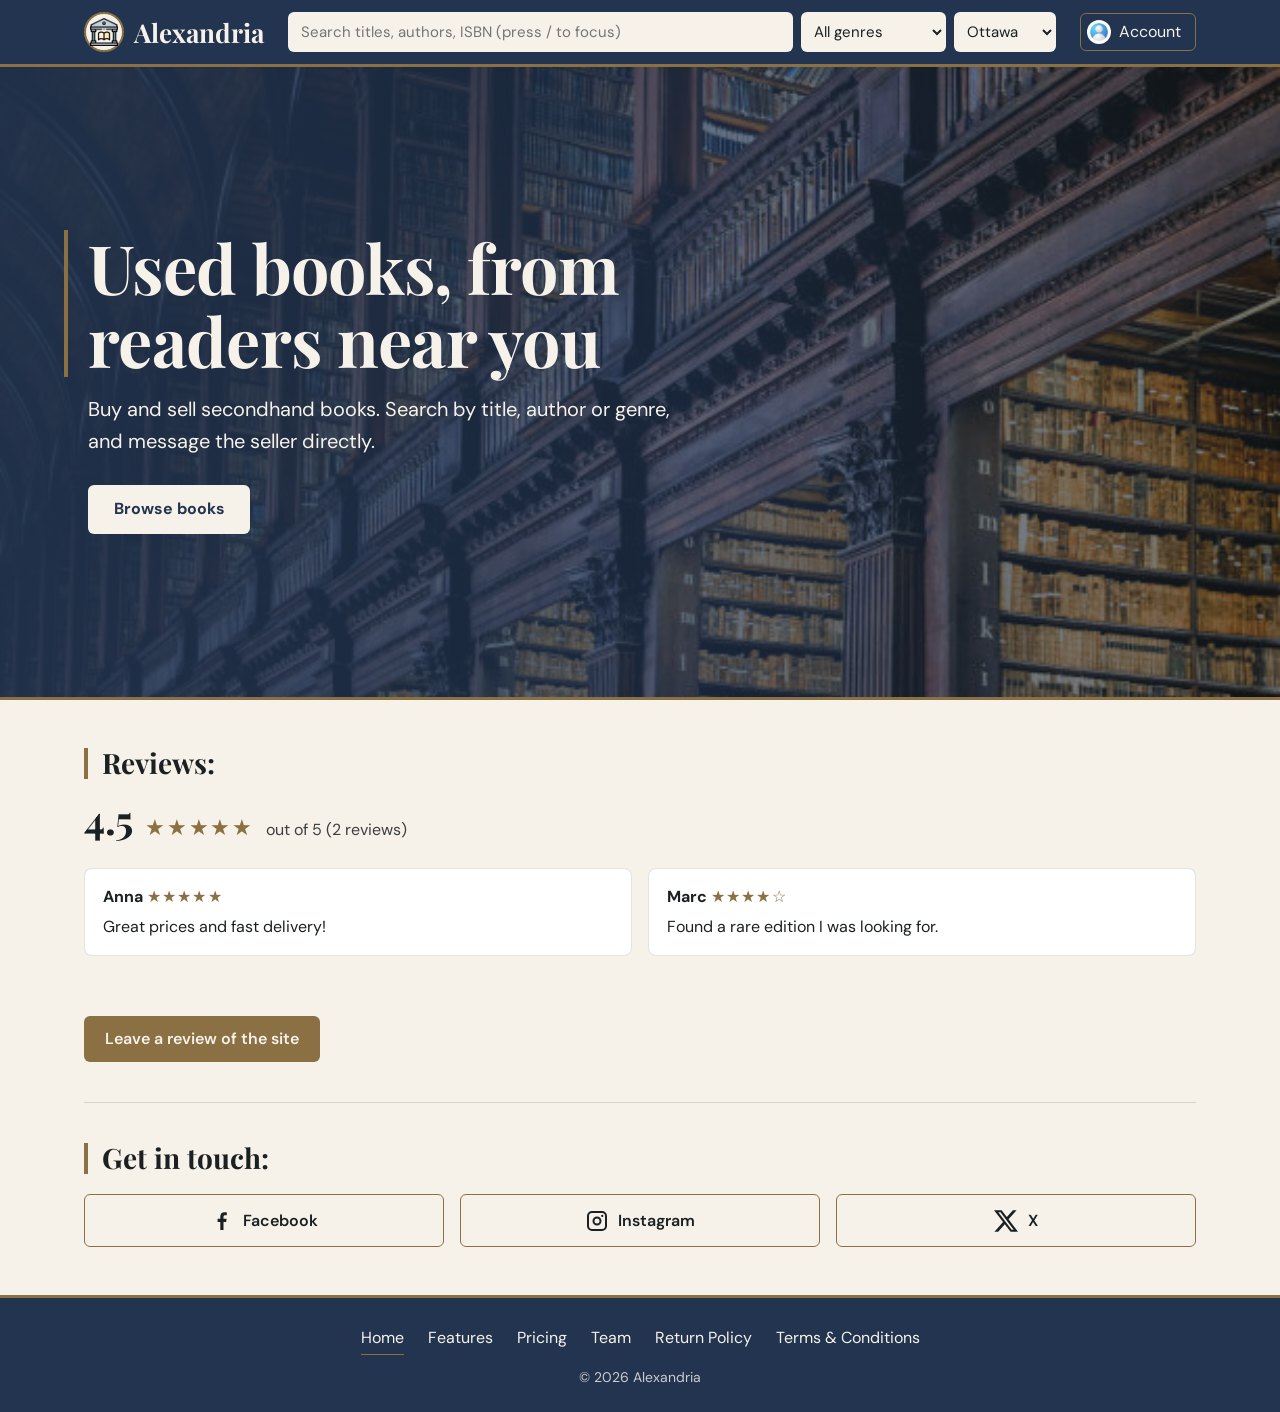
<file: index.html>
<!DOCTYPE html>
<html lang="en">
<head>
  <meta charset="utf-8">
  <meta name="viewport" content="width=device-width, initial-scale=1">
  <title>Alexandria - Used book marketplace</title>

  <link rel="stylesheet" href="shared.css">
  <style>
    :root {
      /* Palette from the Figma generator */
      --paper: #F6F2EA;
      --brass: #8A7042;
      --ink: #1B2122;
      --navy: #22344F;

      --serif: var(--font-heading);
      --sans: var(--font-body);
    }

    *, *::before, *::after { box-sizing: border-box; }

    html { scroll-behavior: smooth; }

    body {
      margin: 0;
      min-height: 100vh;
      display: flex;
      flex-direction: column;
      font-family: var(--sans);
      color: var(--ink);
      background: var(--paper);
      line-height: 1.5;
    }

    a { color: inherit; }

    /* Visible keyboard focus everywhere */
    :focus-visible {
      outline: 3px solid var(--brass);
      outline-offset: 2px;
    }
    .hero :focus-visible {
      outline-color: var(--paper);
    }

    .sr-only {
      position: absolute;
      width: 1px;
      height: 1px;
      margin: -1px;
      padding: 0;
      overflow: hidden;
      clip: rect(0, 0, 0, 0);
      white-space: nowrap;
      border: 0;
    }

    /* ---------- Hero ---------- */
    .hero {
      display: flex;
      align-items: center;
      min-height: clamp(26rem, 70vh, 40rem);
      padding: 3rem 1.25rem;
      color: var(--paper);
      /* Photo sits under a navy wash; navy shows if the image is missing */
      background:
        linear-gradient(90deg, rgba(34, 52, 79, 0.92) 0%, rgba(34, 52, 79, 0.7) 55%, rgba(27, 33, 34, 0.55) 100%),
        url("generic_library.jpg") center / cover no-repeat,
        var(--navy);
    }

    .hero__inner {
      width: 100%;
      max-width: 72rem;
      margin: 0 auto;
      animation: rise 0.7s ease-out both;
    }

    .hero h1 {
      max-width: 15ch;
      margin: 0 0 1rem;
      padding-left: 1.25rem;
      border-left: 4px solid var(--brass);
      font-family: var(--serif);
      font-size: clamp(2.25rem, 6vw, 4.25rem);
      font-weight: 700;
      line-height: 1.08;
      letter-spacing: -0.01em;
    }

    .hero p {
      max-width: 38rem;
      margin: 0 0 1.75rem;
      padding-left: calc(1.25rem + 4px);
      font-size: clamp(1.05rem, 2vw, 1.25rem);
      line-height: 1.6;
    }

    .hero .cta {
      display: inline-block;
      margin-left: calc(1.25rem + 4px);
      padding: 0.8rem 1.6rem;
      background: var(--paper);
      color: var(--navy);
      border-radius: 6px;
      font-weight: 700;
      text-decoration: none;
      transition: background 0.15s ease, color 0.15s ease;
    }
    .hero .cta:hover {
      background: var(--brass);
      color: var(--paper);
    }

    /* ---------- Footer ---------- */
    .site-footer {
      margin-top: auto;
      background: #F6F2EA;
      color: var(--ink);
      border-top: 3px solid var(--brass);
    }

    .footer__inner {
      max-width: 72rem;
      margin: 0 auto;
      padding: 3rem 1.25rem;
    }

    .footer__section + .footer__section {
      margin-top: 2.5rem;
      padding-top: 2.5rem;
      border-top: 1px solid rgba(27, 33, 34, 0.15);
    }

    .site-footer h2 {
      margin: 0 0 1.25rem;
      padding-left: 0.9rem;
      border-left: 4px solid var(--brass);
      font-family: var(--serif);
      font-size: 1.75rem;
      font-weight: 700;
      line-height: 1.1;
    }

    /* Stars and average */
    .stars { color: var(--brass); letter-spacing: 0.08em; }

    .rating-summary {
      display: flex;
      flex-wrap: wrap;
      align-items: baseline;
      gap: 0.5rem 0.75rem;
      margin: 0 0 1.5rem;
    }
    .rating-summary__number {
      font-family: var(--serif);
      font-size: 2.5rem;
      font-weight: 700;
      line-height: 1;
    }
    .rating-summary .stars { font-size: 1.4rem; }
    .rating-summary__text { opacity: 0.85; }

    /* Review cards */
    .review-list {
      display: grid;
      grid-template-columns: repeat(auto-fit, minmax(16rem, 1fr));
      gap: 1rem;
      align-items: start;
      margin: 0 0 1.5rem;
      padding: 0;
      list-style: none;
    }
    .review {
      padding: 1rem 1.1rem;
      background: #fff;
      border: 1px solid rgba(27, 33, 34, 0.12);
      border-radius: 8px;
      transition: border-color 0.15s ease, transform 0.15s ease;
    }
    .review:hover {
      border-color: var(--brass);
      transform: translateY(-2px);
    }
    .review p { margin: 0; }
    .review__head { margin-bottom: 0.35rem !important; }

    /* Long reviews are cut off after 3 lines, with a "See more" button */
    .review__text {
      display: -webkit-box;
      -webkit-box-orient: vertical;
      -webkit-line-clamp: 3;
      line-clamp: 3;
      overflow: hidden;
      overflow-wrap: anywhere;
    }
    .review.is-expanded .review__text {
      display: block;
      -webkit-line-clamp: unset;
      line-clamp: unset;
      overflow: visible;
    }
    .review__toggle {
      margin: 0.4rem 0 0;
      padding: 0;
      font: inherit;
      font-weight: 600;
      color: var(--brass);
      background: none;
      border: 0;
      text-decoration: underline;
      text-underline-offset: 3px;
      cursor: pointer;
    }
    .review__toggle:hover { color: var(--ink); }
    .review__toggle[hidden] { display: none; }

    .review-status {
      min-height: 1.5rem;
      margin: 0 0 0.75rem;
      color: var(--brass);
      font-weight: 600;
    }

    /* "Leave a review" button + form */
    .review-toggle summary {
      display: inline-block;
      padding: 0.7rem 1.3rem;
      background: var(--brass);
      color: var(--paper);
      border-radius: 6px;
      font-weight: 600;
      cursor: pointer;
      list-style: none;
      transition: background 0.15s ease;
    }
    .review-toggle summary::-webkit-details-marker { display: none; }
    .review-toggle summary:hover { background: #9d814b; }
    .review-toggle[open] summary { background: #9d814b; }

    .review-form {
      max-width: 34rem;
      margin-top: 1rem;
      padding: 1.25rem;
      background: #fff;
      color: var(--ink);
      border: 1px solid rgba(27, 33, 34, 0.12);
      border-radius: 8px;
      animation: rise 0.3s ease-out both;
    }
    .review-form :focus-visible { outline-color: var(--brass); }

    .review-form fieldset { margin: 0 0 1rem; padding: 0; border: 0; }
    .review-form legend { padding: 0; font-weight: 600; }

    /* Click-able stars: the row is reversed so "hover/checked" can light up
       every star to the left of the one you point at */
    .star-rating__stars {
      display: inline-flex;
      flex-direction: row-reverse;
      gap: 0.15rem;
      margin-top: 0.25rem;
    }
    .star-rating label {
      padding: 0 0.1rem;
      color: #b9b3a5;
      font-size: 2rem;
      line-height: 1;
      cursor: pointer;
      transition: color 0.15s ease, transform 0.15s ease;
    }
    .star-rating label:hover,
    .star-rating label:hover ~ label,
    .star-rating input:checked ~ label { color: var(--brass); }
    .star-rating label:hover { transform: scale(1.15); }
    .star-rating input:focus-visible + label {
      outline: 3px solid var(--brass);
      outline-offset: 2px;
      border-radius: 4px;
    }
    .star-rating__text {
      display: inline-block;
      margin-left: 0.75rem;
      font-size: 0.9rem;
      color: #5b6162;
    }

    .field { margin: 0 0 1rem; }
    .field label { display: block; margin-bottom: 0.25rem; font-weight: 600; }
    .field input,
    .field textarea {
      width: 100%;
      padding: 0.6rem 0.75rem;
      font: inherit;
      color: var(--ink);
      background: #fff;
      border: 1px solid #b9b3a5;
      border-radius: 6px;
    }
    .field textarea { min-height: 7rem; resize: vertical; }
    .field__count {
      display: block;
      margin-top: 0.25rem;
      font-size: 0.85rem;
      color: #5b6162;
      text-align: right;
    }

    .form-error {
      min-height: 1.5rem;
      margin: 0 0 0.5rem;
      color: #8c2f2f;
      font-weight: 600;
    }

    .btn {
      padding: 0.7rem 1.4rem;
      font: inherit;
      font-weight: 600;
      color: var(--paper);
      background: var(--navy);
      border: 0;
      border-radius: 6px;
      cursor: pointer;
      transition: background 0.15s ease;
    }
    .btn:hover { background: var(--brass); }

    /* Social buttons: equal-width, centered */
    .social {
      display: flex;
      flex-wrap: wrap;
      gap: 1rem;
      margin: 0;
      padding: 0;
      list-style: none;
    }
    .social li { display: flex; flex: 1 1 10rem; }
    .social a {
      display: flex;
      flex: 1;
      align-items: center;
      justify-content: center;
      gap: 0.6rem;
      padding: 0.85rem 1rem;
      border: 1px solid var(--brass);
      border-radius: 6px;
      font-weight: 600;
      text-decoration: none;
      transition: background 0.15s ease, transform 0.15s ease;
    }
    .social a:hover {
      background: var(--brass);
      color: var(--paper);
      color: var(--paper);
      transform: translateY(-2px);
    }
    .social svg { width: 1.5rem; height: 1.5rem; fill: currentColor; }

    /* ---------- Page links (same as the other pages) ---------- */
    footer {
      padding: 24px 20px;
      text-align: center;
      color: var(--paper);
      background-color: var(--navy);
      border-top: 3px solid var(--brass);
    }
    .footer-links {
      display: flex;
      flex-wrap: wrap;
      justify-content: center;
      gap: 8px 24px;
    }
    .footer-links a {
      padding: 4px 0;
      text-decoration: none;
      border-bottom: 1px solid transparent;
    }
    .footer-links a:hover,
    .footer-links a.active {
      border-bottom-color: var(--brass);
    }
    footer :focus-visible { outline-color: var(--paper); }
    footer p {
      margin: 12px 0 0;
      font-size: 14px;
      opacity: 0.8;
    }

    @keyframes rise {
      from { opacity: 0; transform: translateY(14px); }
      to   { opacity: 1; transform: none; }
    }

    @media (max-width: 40rem) {
      .hero { background-position: 70% center; }
    }

    @media (prefers-reduced-motion: reduce) {
      html { scroll-behavior: auto; }
      .hero__inner { animation: none; }
      * { transition: none !important; }
    }
  </style>
  <script src="shared.js" defer></script>
</head>
<body>

  <header class="site-header" id="site-header">
    <nav aria-label="Main">
      <a class="brand" href="index.html">
        <span class="logo-circle"><img src="bibliotheque.png" alt="" width="28" height="28"></span>
        Alexandria
      </a>

      <form class="search-form" id="search-form" action="search.html" method="get" role="search">
        <input type="search" id="search" name="q" placeholder="Search titles, authors, ISBN (press / to focus)" aria-label="Search titles, authors or ISBN">

        <select id="genre" name="genre" aria-label="Genre">
          <option>All genres</option>
          <option>Fiction</option>
          <option>Mystery</option>
          <option>Science fiction</option>
          <option>History</option>
          <option>Biography</option>
          <option>Children</option>
        </select>

        <select id="location" name="location" aria-label="Location">
          <option>Ottawa</option>
          <option>Gatineau</option>
          <option>Kanata</option>
          <option>Orléans</option>
        </select>
      </form>

      <a class="account" href="account.html">
        <img src="profile.jpg" alt="" width="24" height="24">
        Account
      </a>
    </nav>
  </header>

  <main>
    <section class="hero" aria-labelledby="hero-title">
      <div class="hero__inner">
        <h1 id="hero-title">Used books, from readers near you</h1>
        <p>Buy and sell secondhand books. Search by title, author or genre, and message the seller directly.</p>
        <!-- Placeholder for the actual marketplace browser -->
        <a class="cta" href="marketplace.html">Browse books</a>
      </div>
    </section>
  </main>

  <section class="site-footer" id="site-footer" aria-label="Reviews and contact">
    <div class="footer__inner">

      <!-- Reviews -->
      <section class="footer__section" aria-labelledby="reviews-title">
        <h2 id="reviews-title">Reviews:</h2>

        <p class="rating-summary">
          <span class="rating-summary__number" id="avg-number">4.5</span>
          <span class="stars" id="avg-stars" aria-hidden="true">★★★★★</span>
          <span class="rating-summary__text" id="avg-text">out of 5 (2 reviews)</span>
        </p>

        <ul class="review-list" id="review-list">
          <li class="review" data-rating="5">
            <p class="review__head"><strong>Anna</strong> <span class="stars" aria-hidden="true">★★★★★</span><span class="sr-only">5 out of 5 stars</span></p>
            <p class="review__text">Great prices and fast delivery!</p>
          </li>
          <li class="review" data-rating="4">
            <p class="review__head"><strong>Marc</strong> <span class="stars" aria-hidden="true">★★★★☆</span><span class="sr-only">4 out of 5 stars</span></p>
            <p class="review__text">Found a rare edition I was looking for.</p>
          </li>
        </ul>

        <p class="review-status" id="review-status" role="status" aria-live="polite"></p>

        <details class="review-toggle" id="review-toggle">
          <summary>Leave a review of the site</summary>

          <form class="review-form" id="review-form" novalidate>
            <fieldset class="star-rating">
              <legend>Your rating</legend>
              <div class="star-rating__stars">
                <input type="radio" class="sr-only" id="star-5" name="rating" value="5">
                <label for="star-5" title="5 stars"><span class="sr-only">5 stars</span><span aria-hidden="true">★</span></label>
                <input type="radio" class="sr-only" id="star-4" name="rating" value="4">
                <label for="star-4" title="4 stars"><span class="sr-only">4 stars</span><span aria-hidden="true">★</span></label>
                <input type="radio" class="sr-only" id="star-3" name="rating" value="3">
                <label for="star-3" title="3 stars"><span class="sr-only">3 stars</span><span aria-hidden="true">★</span></label>
                <input type="radio" class="sr-only" id="star-2" name="rating" value="2">
                <label for="star-2" title="2 stars"><span class="sr-only">2 stars</span><span aria-hidden="true">★</span></label>
                <input type="radio" class="sr-only" id="star-1" name="rating" value="1">
                <label for="star-1" title="1 star"><span class="sr-only">1 star</span><span aria-hidden="true">★</span></label>
              </div>
              <span class="star-rating__text" id="rating-text">Choose a rating</span>
            </fieldset>

            <p class="field">
              <label for="review-name">Your name</label>
              <input type="text" id="review-name" name="name" maxlength="40" autocomplete="given-name" required>
            </p>

            <p class="field">
              <label for="review-text">Your review</label>
              <textarea id="review-text" name="review" maxlength="500" required></textarea>
              <span class="field__count" id="char-count">0 / 500</span>
            </p>

            <p class="form-error" id="form-error" role="alert"></p>

            <button type="submit" class="btn">Send review</button>
          </form>
        </details>
      </section>

      <!-- Get in touch -->
      <section class="footer__section" aria-labelledby="touch-title">
        <h2 id="touch-title">Get in touch:</h2>

        <ul class="social">
          <li>
            <a href="https://www.facebook.com/" target="_blank" rel="noopener noreferrer">
              <svg viewBox="0 0 24 24" aria-hidden="true" focusable="false"><path d="M13.5 21v-8h2.7l.4-3.2h-3.1V7.8c0-.9.3-1.5 1.6-1.5h1.7V3.4c-.3 0-1.3-.1-2.4-.1-2.4 0-4.1 1.5-4.1 4.2v2.3H7.6V13h2.7v8h3.2Z"/></svg>
              Facebook
            </a>
          </li>
          <li>
            <a href="https://www.instagram.com/" target="_blank" rel="noopener noreferrer">
              <svg viewBox="0 0 24 24" aria-hidden="true" focusable="false"><path fill-rule="evenodd" d="M7 2h10a5 5 0 0 1 5 5v10a5 5 0 0 1-5 5H7a5 5 0 0 1-5-5V7a5 5 0 0 1 5-5Zm0 2a3 3 0 0 0-3 3v10a3 3 0 0 0 3 3h10a3 3 0 0 0 3-3V7a3 3 0 0 0-3-3H7Zm5 3.5a4.5 4.5 0 1 1 0 9 4.5 4.5 0 0 1 0-9Zm0 2a2.5 2.5 0 1 0 0 5 2.5 2.5 0 0 0 0-5Zm5.25-3.75a1.15 1.15 0 1 1 0 2.3 1.15 1.15 0 0 1 0-2.3Z"/></svg>
              Instagram
            </a>
          </li>
          <li>
            <a href="https://x.com/" target="_blank" rel="noopener noreferrer">
              <svg viewBox="0 0 24 24" aria-hidden="true" focusable="false"><path d="M18.901 1.153h3.68l-8.04 9.19L24 22.846h-7.406l-5.8-7.584-6.638 7.584H.474l8.6-9.83L0 1.154h7.594l5.243 6.932ZM17.61 20.644h2.039L6.486 3.24H4.298Z"/></svg>
              X
            </a>
          </li>
        </ul>
      </section>

    </div>
  </section>

  <footer>
    <div class="footer-links">
      <a href="index.html" class="active">Home</a>
      <a href="ProductFeature.html">Features</a>
      <a href="pricing.html">Pricing</a>
      <a href="team.html">Team</a>
      <a href="return.html">Return Policy</a>
      <a href="terms.html">Terms &amp; Conditions</a>
    </div>
    <p>&copy; 2026 Alexandria</p>
  </footer>

  <script>
    (function () {
      var reviewForm = document.getElementById("review-form");
      if (!reviewForm) { return; }

      var list = document.getElementById("review-list");
      var details = document.getElementById("review-toggle");
      var status = document.getElementById("review-status");
      var errorBox = document.getElementById("form-error");
      var nameInput = document.getElementById("review-name");
      var textInput = document.getElementById("review-text");
      var counter = document.getElementById("char-count");
      var ratingText = document.getElementById("rating-text");
      var avgNumber = document.getElementById("avg-number");
      var avgStars = document.getElementById("avg-stars");
      var avgText = document.getElementById("avg-text");

      var ratingNames = ["", "Terrible", "Poor", "Okay", "Good", "Excellent"];
      var MAX = 500;

      // 4 -> "★★★★☆"
      function starString(n) {
        var out = "";
        for (var i = 1; i <= 5; i++) { out += i <= n ? "★" : "☆"; }
        return out;
      }

      // Recalculate the average from the reviews on the page
      function updateSummary() {
        var items = list.querySelectorAll(".review");
        var total = 0;
        for (var i = 0; i < items.length; i++) {
          total += Number(items[i].getAttribute("data-rating"));
        }
        var count = items.length;
        var avg = count ? total / count : 0;
        avgNumber.textContent = avg.toFixed(1);
        avgStars.textContent = starString(Math.round(avg));
        avgText.textContent = "out of 5 (" + count + (count === 1 ? " review)" : " reviews)");
      }

      // Show the word for the chosen star rating
      reviewForm.addEventListener("change", function (event) {
        if (event.target.name === "rating") {
          ratingText.textContent = ratingNames[event.target.value];
          errorBox.textContent = "";
        }
      });

      // Character counter
      function updateCounter() {
        counter.textContent = textInput.value.length + " / " + MAX;
      }
      textInput.addEventListener("input", function () {
        updateCounter();
        errorBox.textContent = "";
      });
      nameInput.addEventListener("input", function () { errorBox.textContent = ""; });

      // Build a review card with textContent so typed text can never run as code
      function makeReview(name, rating, text) {
        var li = document.createElement("li");
        li.className = "review";
        li.setAttribute("data-rating", rating);

        var head = document.createElement("p");
        head.className = "review__head";

        var who = document.createElement("strong");
        who.textContent = name;

        var stars = document.createElement("span");
        stars.className = "stars";
        stars.setAttribute("aria-hidden", "true");
        stars.textContent = starString(rating);

        var spoken = document.createElement("span");
        spoken.className = "sr-only";
        spoken.textContent = rating + " out of 5 stars";

        head.appendChild(who);
        head.appendChild(document.createTextNode(" "));
        head.appendChild(stars);
        head.appendChild(spoken);

        var body = document.createElement("p");
        body.className = "review__text";
        body.textContent = text;

        li.appendChild(head);
        li.appendChild(body);
        return li;
      }

      // "See more" / "See less" for long reviews
      function addToggle(card) {
        if (!card.querySelector(".review__text") || card.querySelector(".review__toggle")) { return; }
        var btn = document.createElement("button");
        btn.type = "button";
        btn.className = "review__toggle";
        btn.textContent = "See more";
        btn.hidden = true;
        btn.setAttribute("aria-expanded", "false");
        btn.addEventListener("click", function () {
          var open = card.classList.toggle("is-expanded");
          btn.textContent = open ? "See less" : "See more";
          btn.setAttribute("aria-expanded", open ? "true" : "false");
        });
        card.appendChild(btn);
      }

      // Show the button only when the text is actually cut off
      function refreshToggles() {
        var cards = list.querySelectorAll(".review");
        for (var i = 0; i < cards.length; i++) {
          var card = cards[i];
          var text = card.querySelector(".review__text");
          var btn = card.querySelector(".review__toggle");
          if (!text || !btn) { continue; }
          if (card.classList.contains("is-expanded")) { btn.hidden = false; continue; }
          btn.hidden = !(text.scrollHeight > text.clientHeight + 1);
        }
      }

      reviewForm.addEventListener("submit", function (event) {
        event.preventDefault();

        var chosen = reviewForm.querySelector('input[name="rating"]:checked');
        var name = nameInput.value.trim();
        var text = textInput.value.trim();

        if (!chosen) {
          errorBox.textContent = "Please choose a star rating.";
          return;
        }
        if (name === "") {
          errorBox.textContent = "Please enter your name.";
          nameInput.focus();
          return;
        }
        if (text === "") {
          errorBox.textContent = "Please write a few words about your experience.";
          textInput.focus();
          return;
        }

        // Newest review goes first
        var card = makeReview(name, Number(chosen.value), text);
        list.insertBefore(card, list.firstChild);
        addToggle(card);
        refreshToggles();
        updateSummary();

        // Clear the form, close it and say thanks
        reviewForm.reset();
        ratingText.textContent = "Choose a rating";
        updateCounter();
        errorBox.textContent = "";
        details.open = false;
        status.textContent = "Thank you, " + name + "! Your review was added.";
      });

      updateSummary();
      updateCounter();

      // Set up "See more" on the reviews already on the page, and re-check when sizes change
      var existing = list.querySelectorAll(".review");
      for (var k = 0; k < existing.length; k++) { addToggle(existing[k]); }
      refreshToggles();
      window.addEventListener("load", refreshToggles);
      window.addEventListener("resize", refreshToggles);
      if (document.fonts && document.fonts.ready) { document.fonts.ready.then(refreshToggles); }

      // Keep the copyright year current
      var year = document.getElementById("year");
      if (year) { year.textContent = new Date().getFullYear(); }
    })();
  </script>

</body>
</html>
</file>
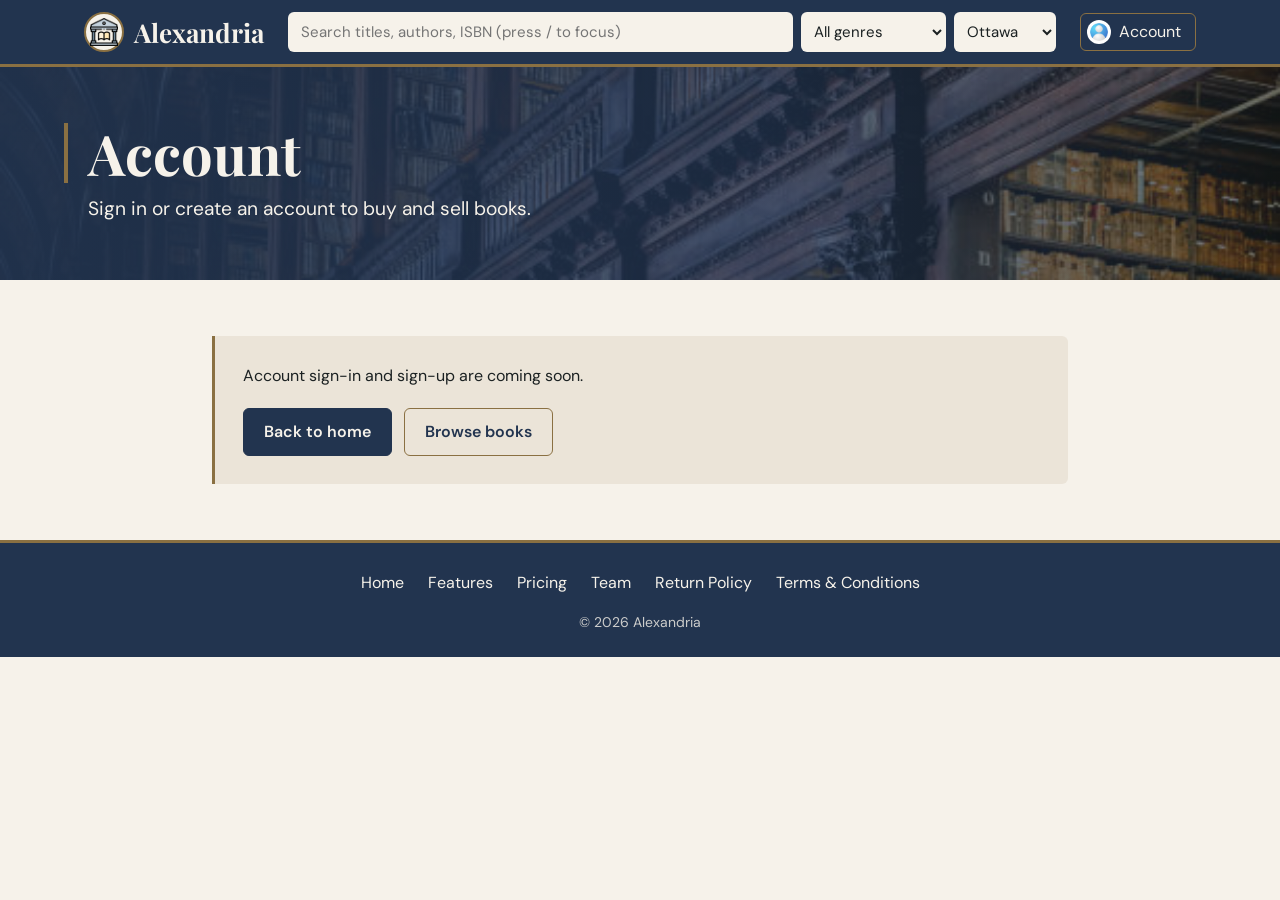
<file: account.html>
<!DOCTYPE html>
<html lang="en">
<head>
  <meta charset="UTF-8">
  <meta name="viewport" content="width=device-width, initial-scale=1.0">
  <title>Account - Alexandria</title>

  <link rel="stylesheet" href="shared.css">
  <link rel="stylesheet" href="ProductFuture.css">
  <script src="shared.js" defer></script>
</head>
<body>

  <header class="site-header" id="site-header">
    <nav aria-label="Main">
      <a class="brand" href="index.html">
        <span class="logo-circle"><img src="bibliotheque.png" alt="" width="28" height="28"></span>
        Alexandria
      </a>

      <form class="search-form" id="search-form" action="search.html" method="get" role="search">
        <input type="search" id="search" name="q" placeholder="Search titles, authors, ISBN (press / to focus)" aria-label="Search titles, authors or ISBN">

        <select id="genre" name="genre" aria-label="Genre">
          <option>All genres</option>
          <option>Fiction</option>
          <option>Mystery</option>
          <option>Science fiction</option>
          <option>History</option>
          <option>Biography</option>
          <option>Children</option>
        </select>

        <select id="location" name="location" aria-label="Location">
          <option>Ottawa</option>
          <option>Gatineau</option>
          <option>Kanata</option>
          <option>Orléans</option>
        </select>
      </form>

      <a class="account" href="account.html">
        <img src="profile.jpg" alt="" width="24" height="24">
        Account
      </a>
    </nav>
  </header>

  <section class="page-title">
    <div class="page-title-text">
      <h1>Account</h1>
      <p>Sign in or create an account to buy and sell books.</p>
    </div>
  </section>

  <main class="placeholder">
    <div class="card">
      <p id="status">Account sign-in and sign-up are coming soon.</p>
      <div class="actions">
        <a class="btn" href="index.html">Back to home</a>
        <a class="btn secondary" href="marketplace.html">Browse books</a>
      </div>
    </div>
  </main>

  <footer>
    <div class="footer-links">
      <a href="index.html">Home</a>
      <a href="ProductFeature.html">Features</a>
      <a href="pricing.html">Pricing</a>
      <a href="team.html">Team</a>
      <a href="return.html">Return Policy</a>
      <a href="terms.html">Terms &amp; Conditions</a>
    </div>
    <p>&copy; 2026 Alexandria</p>
  </footer>
  <script src="ProductFuture.js"></script>
</body>
</html>
</file>
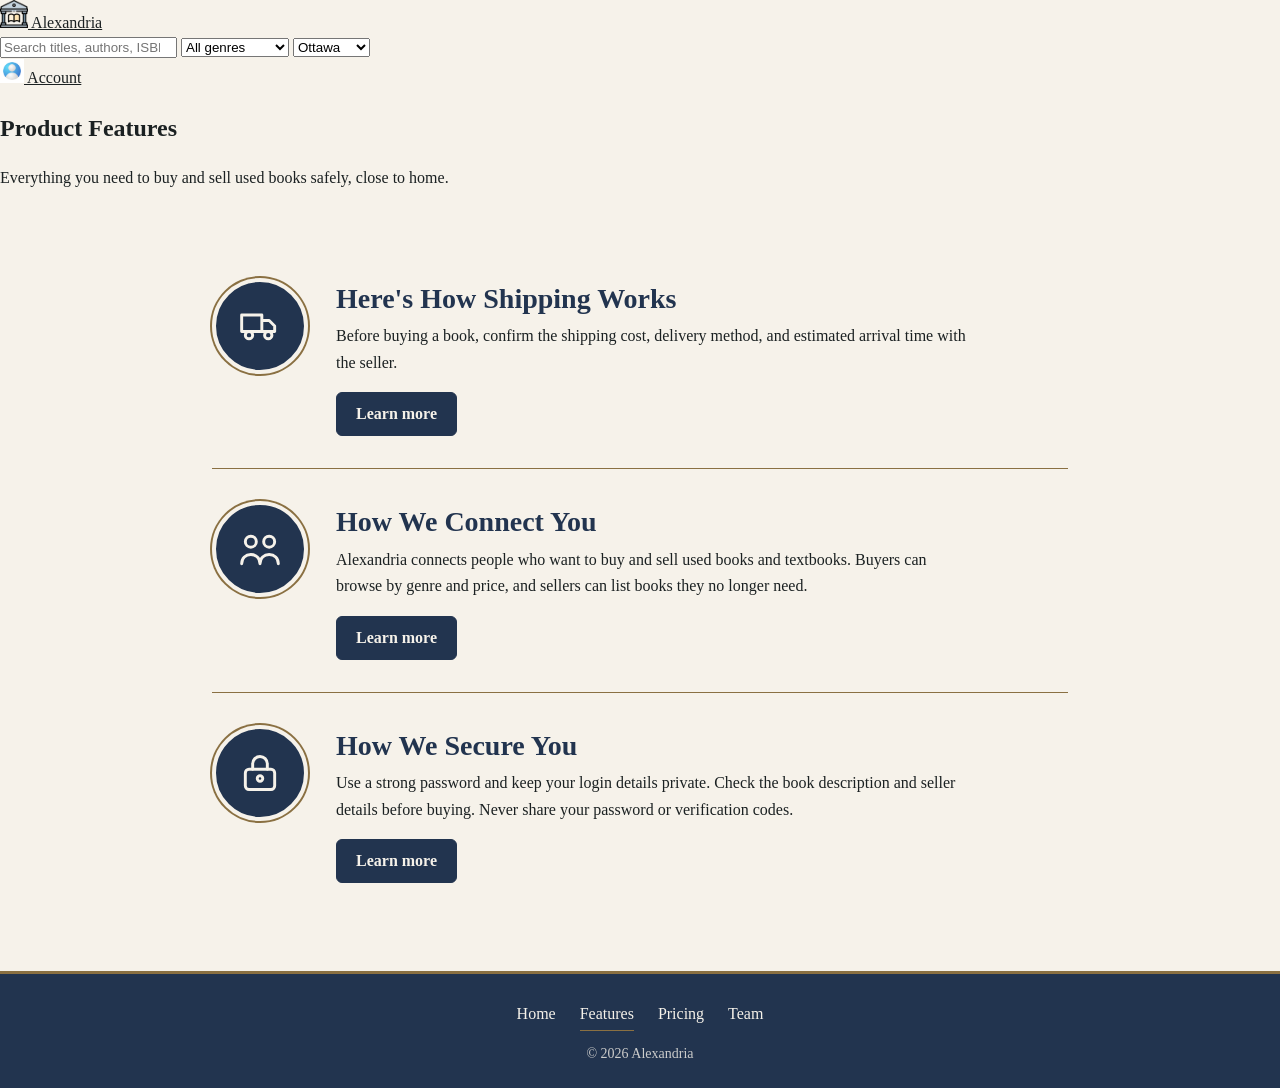
<file: Final_ProductFeature.html>
<!DOCTYPE html>
<html lang="en">
<head>
  <meta charset="UTF-8">
  <meta name="viewport" content="width=device-width, initial-scale=1.0">
  <title>Product Features - Alexandria</title>


  <link href="https://fonts.googleapis.com/css2?family=Fraunces:opsz,wght@9..144,500;9..144,700&display=swap" rel="stylesheet">

  <link rel="stylesheet" href="ProductFuture.css">
</head>
<body>


  <header id="header">
    <nav>
      <a class="brand" href="top_half_home_page.html">
        <span class="logo-circle"><img src="bibliotheque.png" alt="Logo" width="28" height="28"></span>
        Alexandria
      </a>

      <form class="search-form" id="search-form" action="search.html">
        <input type="search" id="search" placeholder="Search titles, authors, ISBN (press / to focus)">

        <select>
          <option>All genres</option>
          <option>Fiction</option>
          <option>Mystery</option>
          <option>Science fiction</option>
          <option>History</option>
          <option>Biography</option>
          <option>Children</option>
        </select>

        <select>
          <option>Ottawa</option>
          <option>Gatineau</option>
          <option>Kanata</option>
          <option>Orléans</option>
        </select>
      </form>

      <a class="account" href="account.html">
        <img src="profile.jpg" alt="Profile" width="24" height="24">
        Account
      </a>
    </nav>
  </header>

 
  <section class="page-title">
    <div class="page-title-text">
      <h1>Product Features</h1>
      <p>Everything you need to buy and sell used books safely, close to home.</p>
    </div>
  </section>


  <main class="features">


    <div class="feature">
      <div class="icon-circle">
        <img src="truck.svg" alt="Truck icon">
      </div>
      <div>
        <h2>Here's How Shipping Works</h2>
        <p>Before buying a book, confirm the shipping cost, delivery method,
          and estimated arrival time with the seller.</p>

        <button class="learn-more" onclick="toggleDetails('shipping-details', this)">Learn more</button>

        <p id="shipping-details" class="more-info" style="display: none;">
          Ask the seller how the book will be packaged and whether tracking
          is available. Check that your delivery details are correct before
          agreeing to the purchase.
        </p>
      </div>
    </div>


    <div class="feature">
      <div class="icon-circle">
        <img src="people.svg" alt="People icon">
      </div>
      <div>
        <h2>How We Connect You</h2>
        <p>Alexandria connects people who want to buy and sell used books
          and textbooks. Buyers can browse by genre and price, and
          sellers can list books they no longer need.</p>

        <button class="learn-more" onclick="toggleDetails('connect-details', this)">Learn more</button>

        <p id="connect-details" class="more-info" style="display: none;">
          Compare book titles, editions, prices, and condition before choosing
          a listing. If you are selling, include a clear description so buyers
          know what they are getting.
        </p>
      </div>
    </div>

 
    <div class="feature">
      <div class="icon-circle">
        <img src="lock.svg" alt="Lock icon">
      </div>
      <div>
        <h2>How We Secure You</h2>
        <p>Use a strong password and keep your login details private.
          Check the book description and seller details before buying.
          Never share your password or verification codes.</p>

        <button class="learn-more" onclick="toggleDetails('security-details', this)">Learn more</button>

        <p id="security-details" class="more-info" style="display: none;">
          Be cautious if someone asks for your password or sends an unfamiliar
          link. If an offer seems suspicious, stop and check the details
          before continuing.
        </p>
      </div>
    </div>

  </main>


  <footer>
    <div class="footer-links">
      <a href="top_half_home_page.html">Home</a>
      <a href="ProductFeature.html" class="active">Features</a>
      <a href="pricing.html">Pricing</a>
      <a href="team.html">Team</a>
    </div>
    <p>&copy; 2026 Alexandria</p>
  </footer>

  <script src="ProductFuture.js"></script>
</body>
</html>
</file>
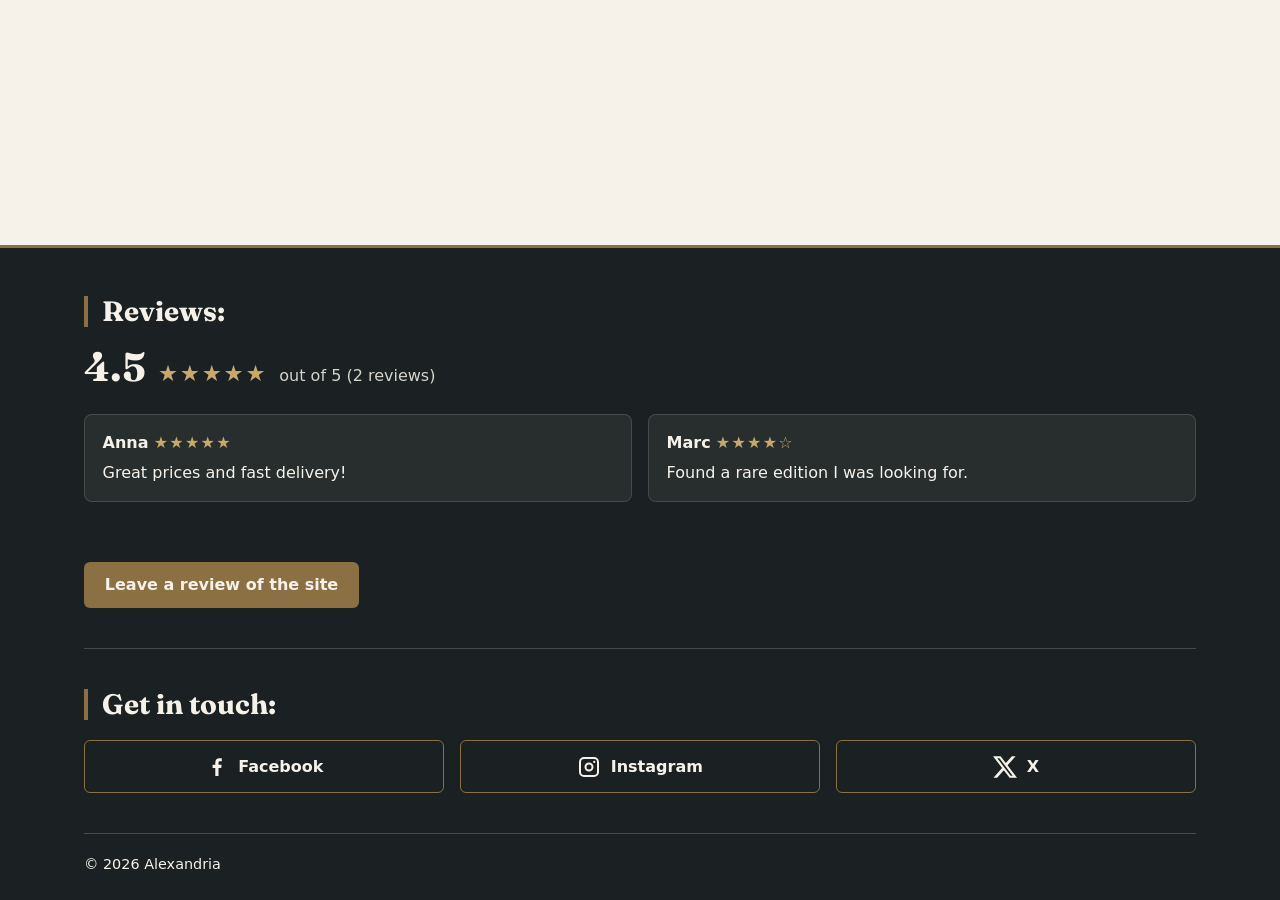
<file: footer.html>
<!DOCTYPE html>
<html lang="en">
<head>
  <meta charset="utf-8">
  <meta name="viewport" content="width=device-width, initial-scale=1">
  <title>Alexandria - Footer</title>

  <link rel="preconnect" href="https://fonts.googleapis.com">
  <link rel="preconnect" href="https://fonts.gstatic.com" crossorigin>
  <link href="https://fonts.googleapis.com/css2?family=Fraunces:opsz,wght@9..144,500;9..144,700&display=swap" rel="stylesheet">

  <style>
    /* ---------- Base (same as the main site) ---------- */
    :root {
      --paper: #F6F2EA;
      --brass: #8A7042;
      --ink: #1B2122;
      --navy: #22344F;

      --serif: "Fraunces", Georgia, "Times New Roman", serif;
      --sans: system-ui, -apple-system, "Segoe UI", Roboto, sans-serif;
    }

    *, *::before, *::after { box-sizing: border-box; }

    html { scroll-behavior: smooth; }

    body {
      margin: 0;
      min-height: 100vh;
      display: flex;
      flex-direction: column;
      font-family: var(--sans);
      color: var(--ink);
      background: var(--paper);
      line-height: 1.5;
    }

    /* Footer sits at the bottom of the page */
    .site-footer { margin-top: auto; }

    a { color: inherit; }

    :focus-visible {
      outline: 3px solid var(--brass);
      outline-offset: 2px;
    }

    .sr-only {
      position: absolute;
      width: 1px;
      height: 1px;
      margin: -1px;
      padding: 0;
      overflow: hidden;
      clip: rect(0, 0, 0, 0);
      white-space: nowrap;
      border: 0;
    }

    @keyframes rise {
      from { opacity: 0; transform: translateY(14px); }
      to   { opacity: 1; transform: none; }
    }

    @media (prefers-reduced-motion: reduce) {
      html { scroll-behavior: auto; }
      * { transition: none !important; animation: none !important; }
    }

    /* ---------- Footer ---------- */
    .site-footer {
      background: var(--ink);
      color: var(--paper);
      border-top: 3px solid var(--brass);
    }
    .site-footer :focus-visible { outline-color: var(--paper); }

    .footer__inner {
      max-width: 72rem;
      margin: 0 auto;
      padding: 3rem 1.25rem 1.5rem;
    }

    .footer__section + .footer__section {
      margin-top: 2.5rem;
      padding-top: 2.5rem;
      border-top: 1px solid rgba(246, 242, 234, 0.2);
    }

    .site-footer h2 {
      margin: 0 0 1.25rem;
      padding-left: 0.9rem;
      border-left: 4px solid var(--brass);
      font-family: var(--serif);
      font-size: 1.75rem;
      font-weight: 700;
      line-height: 1.1;
    }

    /* Stars and average */
    .stars { color: var(--brass); letter-spacing: 0.08em; }
    .site-footer .stars { color: #c9a96a; } /* lighter brass so it reads on dark */

    .rating-summary {
      display: flex;
      flex-wrap: wrap;
      align-items: baseline;
      gap: 0.5rem 0.75rem;
      margin: 0 0 1.5rem;
    }
    .rating-summary__number {
      font-family: var(--serif);
      font-size: 2.5rem;
      font-weight: 700;
      line-height: 1;
    }
    .rating-summary .stars { font-size: 1.4rem; }
    .rating-summary__text { opacity: 0.85; }

    /* Review cards */
    .review-list {
      display: grid;
      grid-template-columns: repeat(auto-fit, minmax(16rem, 1fr));
      gap: 1rem;
      margin: 0 0 1.5rem;
      padding: 0;
      list-style: none;
    }
    .review {
      padding: 1rem 1.1rem;
      background: rgba(246, 242, 234, 0.06);
      border: 1px solid rgba(246, 242, 234, 0.15);
      border-radius: 8px;
      transition: border-color 0.15s ease, transform 0.15s ease;
    }
    .review:hover {
      border-color: var(--brass);
      transform: translateY(-2px);
    }
    .review p { margin: 0; }
    .review__head { margin-bottom: 0.35rem !important; }

    .review-status {
      min-height: 1.5rem;
      margin: 0 0 0.75rem;
      color: #c9a96a;
      font-weight: 600;
    }

    /* "Leave a review" button + form */
    .review-toggle summary {
      display: inline-block;
      padding: 0.7rem 1.3rem;
      background: var(--brass);
      color: var(--paper);
      border-radius: 6px;
      font-weight: 600;
      cursor: pointer;
      list-style: none;
      transition: background 0.15s ease;
    }
    .review-toggle summary::-webkit-details-marker { display: none; }
    .review-toggle summary:hover { background: #9d814b; }
    .review-toggle[open] summary { background: #9d814b; }

    .review-form {
      max-width: 34rem;
      margin-top: 1rem;
      padding: 1.25rem;
      background: var(--paper);
      color: var(--ink);
      border-radius: 8px;
      animation: rise 0.3s ease-out both;
    }
    .review-form :focus-visible { outline-color: var(--brass); }

    .review-form fieldset { margin: 0 0 1rem; padding: 0; border: 0; }
    .review-form legend { padding: 0; font-weight: 600; }

    /* Click-able stars: the row is reversed so "hover/checked" can light up
       every star to the left of the one you point at */
    .star-rating__stars {
      display: inline-flex;
      flex-direction: row-reverse;
      gap: 0.15rem;
      margin-top: 0.25rem;
    }
    .star-rating label {
      padding: 0 0.1rem;
      color: #b9b3a5;
      font-size: 2rem;
      line-height: 1;
      cursor: pointer;
      transition: color 0.15s ease, transform 0.15s ease;
    }
    .star-rating label:hover,
    .star-rating label:hover ~ label,
    .star-rating input:checked ~ label { color: var(--brass); }
    .star-rating label:hover { transform: scale(1.15); }
    .star-rating input:focus-visible + label {
      outline: 3px solid var(--brass);
      outline-offset: 2px;
      border-radius: 4px;
    }
    .star-rating__text {
      display: inline-block;
      margin-left: 0.75rem;
      font-size: 0.9rem;
      color: #5b6162;
    }

    .field { margin: 0 0 1rem; }
    .field label { display: block; margin-bottom: 0.25rem; font-weight: 600; }
    .field input,
    .field textarea {
      width: 100%;
      padding: 0.6rem 0.75rem;
      font: inherit;
      color: var(--ink);
      background: #fff;
      border: 1px solid #b9b3a5;
      border-radius: 6px;
    }
    .field textarea { min-height: 7rem; resize: vertical; }
    .field__count {
      display: block;
      margin-top: 0.25rem;
      font-size: 0.85rem;
      color: #5b6162;
      text-align: right;
    }

    .form-error {
      min-height: 1.5rem;
      margin: 0 0 0.5rem;
      color: #8c2f2f;
      font-weight: 600;
    }

    .btn {
      padding: 0.7rem 1.4rem;
      font: inherit;
      font-weight: 600;
      color: var(--paper);
      background: var(--navy);
      border: 0;
      border-radius: 6px;
      cursor: pointer;
      transition: background 0.15s ease;
    }
    .btn:hover { background: var(--brass); }

    /* Social buttons: equal-width, centered */
    .social {
      display: flex;
      flex-wrap: wrap;
      gap: 1rem;
      margin: 0;
      padding: 0;
      list-style: none;
    }
    .social li { display: flex; flex: 1 1 10rem; }
    .social a {
      display: flex;
      flex: 1;
      align-items: center;
      justify-content: center;
      gap: 0.6rem;
      padding: 0.85rem 1rem;
      border: 1px solid var(--brass);
      border-radius: 6px;
      font-weight: 600;
      text-decoration: none;
      transition: background 0.15s ease, transform 0.15s ease;
    }
    .social a:hover {
      background: var(--brass);
      transform: translateY(-2px);
    }
    .social svg { width: 1.5rem; height: 1.5rem; fill: currentColor; }

    /* Bottom bar */
    .footer__bottom {
      display: flex;
      flex-wrap: wrap;
      justify-content: space-between;
      gap: 0.5rem 1rem;
      margin-top: 2.5rem;
      padding-top: 1.25rem;
      border-top: 1px solid rgba(246, 242, 234, 0.2);
      font-size: 0.9rem;
    }
    .footer__bottom p { margin: 0; }
  </style>
</head>
<body>

  <footer class="site-footer" id="site-footer">
    <div class="footer__inner">

      <!-- Reviews -->
      <section class="footer__section" aria-labelledby="reviews-title">
        <h2 id="reviews-title">Reviews:</h2>

        <p class="rating-summary">
          <span class="rating-summary__number" id="avg-number">4.5</span>
          <span class="stars" id="avg-stars" aria-hidden="true">★★★★★</span>
          <span class="rating-summary__text" id="avg-text">out of 5 (2 reviews)</span>
        </p>

        <ul class="review-list" id="review-list">
          <li class="review" data-rating="5">
            <p class="review__head"><strong>Anna</strong> <span class="stars" aria-hidden="true">★★★★★</span><span class="sr-only">5 out of 5 stars</span></p>
            <p>Great prices and fast delivery!</p>
          </li>
          <li class="review" data-rating="4">
            <p class="review__head"><strong>Marc</strong> <span class="stars" aria-hidden="true">★★★★☆</span><span class="sr-only">4 out of 5 stars</span></p>
            <p>Found a rare edition I was looking for.</p>
          </li>
        </ul>

        <p class="review-status" id="review-status" role="status" aria-live="polite"></p>

        <details class="review-toggle" id="review-toggle">
          <summary>Leave a review of the site</summary>

          <form class="review-form" id="review-form" novalidate>
            <fieldset class="star-rating">
              <legend>Your rating</legend>
              <div class="star-rating__stars">
                <input type="radio" class="sr-only" id="star-5" name="rating" value="5">
                <label for="star-5" title="5 stars"><span class="sr-only">5 stars</span><span aria-hidden="true">★</span></label>
                <input type="radio" class="sr-only" id="star-4" name="rating" value="4">
                <label for="star-4" title="4 stars"><span class="sr-only">4 stars</span><span aria-hidden="true">★</span></label>
                <input type="radio" class="sr-only" id="star-3" name="rating" value="3">
                <label for="star-3" title="3 stars"><span class="sr-only">3 stars</span><span aria-hidden="true">★</span></label>
                <input type="radio" class="sr-only" id="star-2" name="rating" value="2">
                <label for="star-2" title="2 stars"><span class="sr-only">2 stars</span><span aria-hidden="true">★</span></label>
                <input type="radio" class="sr-only" id="star-1" name="rating" value="1">
                <label for="star-1" title="1 star"><span class="sr-only">1 star</span><span aria-hidden="true">★</span></label>
              </div>
              <span class="star-rating__text" id="rating-text">Choose a rating</span>
            </fieldset>

            <p class="field">
              <label for="review-name">Your name</label>
              <input type="text" id="review-name" name="name" maxlength="40" autocomplete="given-name" required>
            </p>

            <p class="field">
              <label for="review-text">Your review</label>
              <textarea id="review-text" name="review" maxlength="500" required></textarea>
              <span class="field__count" id="char-count">0 / 500</span>
            </p>

            <p class="form-error" id="form-error" role="alert"></p>

            <button type="submit" class="btn">Send review</button>
          </form>
        </details>
      </section>

      <!-- Get in touch -->
      <section class="footer__section" aria-labelledby="touch-title">
        <h2 id="touch-title">Get in touch:</h2>

        <ul class="social">
          <li>
            <a href="https://www.facebook.com/" target="_blank" rel="noopener noreferrer">
              <svg viewBox="0 0 24 24" aria-hidden="true" focusable="false"><path d="M13.5 21v-8h2.7l.4-3.2h-3.1V7.8c0-.9.3-1.5 1.6-1.5h1.7V3.4c-.3 0-1.3-.1-2.4-.1-2.4 0-4.1 1.5-4.1 4.2v2.3H7.6V13h2.7v8h3.2Z"/></svg>
              Facebook
            </a>
          </li>
          <li>
            <a href="https://www.instagram.com/" target="_blank" rel="noopener noreferrer">
              <svg viewBox="0 0 24 24" aria-hidden="true" focusable="false"><path fill-rule="evenodd" d="M7 2h10a5 5 0 0 1 5 5v10a5 5 0 0 1-5 5H7a5 5 0 0 1-5-5V7a5 5 0 0 1 5-5Zm0 2a3 3 0 0 0-3 3v10a3 3 0 0 0 3 3h10a3 3 0 0 0 3-3V7a3 3 0 0 0-3-3H7Zm5 3.5a4.5 4.5 0 1 1 0 9 4.5 4.5 0 0 1 0-9Zm0 2a2.5 2.5 0 1 0 0 5 2.5 2.5 0 0 0 0-5Zm5.25-3.75a1.15 1.15 0 1 1 0 2.3 1.15 1.15 0 0 1 0-2.3Z"/></svg>
              Instagram
            </a>
          </li>
          <li>
            <a href="https://x.com/" target="_blank" rel="noopener noreferrer">
              <svg viewBox="0 0 24 24" aria-hidden="true" focusable="false"><path d="M18.901 1.153h3.68l-8.04 9.19L24 22.846h-7.406l-5.8-7.584-6.638 7.584H.474l8.6-9.83L0 1.154h7.594l5.243 6.932ZM17.61 20.644h2.039L6.486 3.24H4.298Z"/></svg>
              X
            </a>
          </li>
        </ul>
      </section>

      <div class="footer__bottom">
        <p>© <span id="year">2026</span> Alexandria</p>
      </div>

    </div>
  </footer>

  <script>
    (function () {
      var reviewForm = document.getElementById("review-form");
      if (!reviewForm) { return; }

      var list = document.getElementById("review-list");
      var details = document.getElementById("review-toggle");
      var status = document.getElementById("review-status");
      var errorBox = document.getElementById("form-error");
      var nameInput = document.getElementById("review-name");
      var textInput = document.getElementById("review-text");
      var counter = document.getElementById("char-count");
      var ratingText = document.getElementById("rating-text");
      var avgNumber = document.getElementById("avg-number");
      var avgStars = document.getElementById("avg-stars");
      var avgText = document.getElementById("avg-text");

      var ratingNames = ["", "Terrible", "Poor", "Okay", "Good", "Excellent"];
      var MAX = 500;

      // 4 -> "★★★★☆"
      function starString(n) {
        var out = "";
        for (var i = 1; i <= 5; i++) { out += i <= n ? "★" : "☆"; }
        return out;
      }

      // Recalculate the average from the reviews on the page
      function updateSummary() {
        var items = list.querySelectorAll(".review");
        var total = 0;
        for (var i = 0; i < items.length; i++) {
          total += Number(items[i].getAttribute("data-rating"));
        }
        var count = items.length;
        var avg = count ? total / count : 0;
        avgNumber.textContent = avg.toFixed(1);
        avgStars.textContent = starString(Math.round(avg));
        avgText.textContent = "out of 5 (" + count + (count === 1 ? " review)" : " reviews)");
      }

      // Show the word for the chosen star rating
      reviewForm.addEventListener("change", function (event) {
        if (event.target.name === "rating") {
          ratingText.textContent = ratingNames[event.target.value];
          errorBox.textContent = "";
        }
      });

      // Character counter
      function updateCounter() {
        counter.textContent = textInput.value.length + " / " + MAX;
      }
      textInput.addEventListener("input", function () {
        updateCounter();
        errorBox.textContent = "";
      });
      nameInput.addEventListener("input", function () { errorBox.textContent = ""; });

      // Build a review card with textContent so typed text can never run as code
      function makeReview(name, rating, text) {
        var li = document.createElement("li");
        li.className = "review";
        li.setAttribute("data-rating", rating);

        var head = document.createElement("p");
        head.className = "review__head";

        var who = document.createElement("strong");
        who.textContent = name;

        var stars = document.createElement("span");
        stars.className = "stars";
        stars.setAttribute("aria-hidden", "true");
        stars.textContent = starString(rating);

        var spoken = document.createElement("span");
        spoken.className = "sr-only";
        spoken.textContent = rating + " out of 5 stars";

        head.appendChild(who);
        head.appendChild(document.createTextNode(" "));
        head.appendChild(stars);
        head.appendChild(spoken);

        var body = document.createElement("p");
        body.textContent = text;

        li.appendChild(head);
        li.appendChild(body);
        return li;
      }

      reviewForm.addEventListener("submit", function (event) {
        event.preventDefault();

        var chosen = reviewForm.querySelector('input[name="rating"]:checked');
        var name = nameInput.value.trim();
        var text = textInput.value.trim();

        if (!chosen) {
          errorBox.textContent = "Please choose a star rating.";
          return;
        }
        if (name === "") {
          errorBox.textContent = "Please enter your name.";
          nameInput.focus();
          return;
        }
        if (text === "") {
          errorBox.textContent = "Please write a few words about your experience.";
          textInput.focus();
          return;
        }

        // Newest review goes first
        list.insertBefore(makeReview(name, Number(chosen.value), text), list.firstChild);
        updateSummary();

        // Clear the form, close it and say thanks
        reviewForm.reset();
        ratingText.textContent = "Choose a rating";
        updateCounter();
        errorBox.textContent = "";
        details.open = false;
        status.textContent = "Thank you, " + name + "! Your review was added.";
      });

      updateSummary();
      updateCounter();

      // Keep the copyright year current
      var year = document.getElementById("year");
      if (year) { year.textContent = new Date().getFullYear(); }
    })();
  </script>

</body>
</html>
</file>
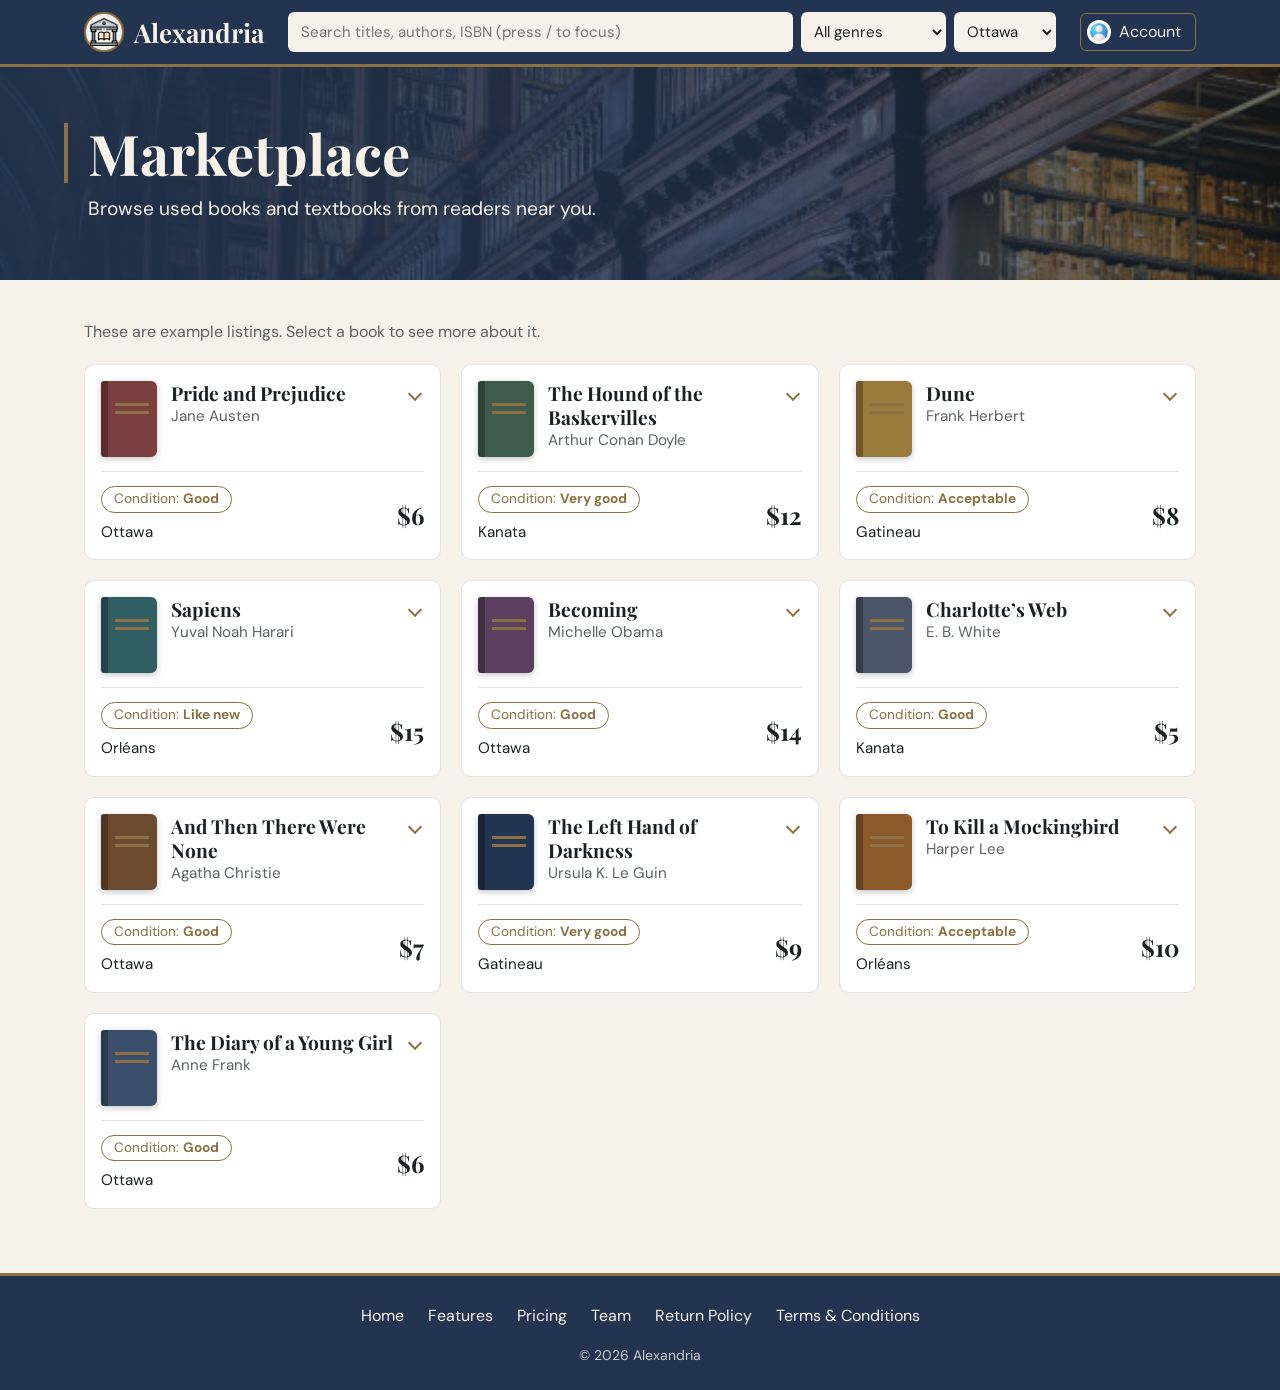
<file: marketplace.html>
<!DOCTYPE html>
<html lang="en">
<head>
  <meta charset="UTF-8">
  <meta name="viewport" content="width=device-width, initial-scale=1.0">
  <title>Marketplace - Alexandria</title>

  <link rel="stylesheet" href="shared.css">
  <link rel="stylesheet" href="ProductFuture.css">
  <link rel="stylesheet" href="marketplace.css">
  <script src="shared.js" defer></script>
</head>
<body>

  <header class="site-header" id="site-header">
    <nav aria-label="Main">
      <a class="brand" href="index.html">
        <span class="logo-circle"><img src="bibliotheque.png" alt="" width="28" height="28"></span>
        Alexandria
      </a>

      <form class="search-form" id="search-form" action="search.html" method="get" role="search">
        <input type="search" id="search" name="q" placeholder="Search titles, authors, ISBN (press / to focus)" aria-label="Search titles, authors or ISBN">

        <select id="genre" name="genre" aria-label="Genre">
          <option>All genres</option>
          <option>Fiction</option>
          <option>Mystery</option>
          <option>Science fiction</option>
          <option>History</option>
          <option>Biography</option>
          <option>Children</option>
        </select>

        <select id="location" name="location" aria-label="Location">
          <option>Ottawa</option>
          <option>Gatineau</option>
          <option>Kanata</option>
          <option>Orléans</option>
        </select>
      </form>

      <a class="account" href="account.html">
        <img src="profile.jpg" alt="" width="24" height="24">
        Account
      </a>
    </nav>
  </header>

  <section class="page-title">
    <div class="page-title-text">
      <h1>Marketplace</h1>
      <p>Browse used books and textbooks from readers near you.</p>
    </div>
  </section>

  <main class="listings">
    <p class="listings__note">These are example listings. Select a book to see more about it.</p>

    <div class="listing-list" id="listing-list"></div>
    <noscript><p class="listings__note">The listings need JavaScript to show up.</p></noscript>
  </main>

  <footer>
    <div class="footer-links">
      <a href="index.html">Home</a>
      <a href="ProductFeature.html">Features</a>
      <a href="pricing.html">Pricing</a>
      <a href="team.html">Team</a>
      <a href="return.html">Return Policy</a>
      <a href="terms.html">Terms &amp; Conditions</a>
    </div>
    <p>&copy; 2026 Alexandria</p>
  </footer>
  <script src="ProductFuture.js"></script>
  <script src="listings.js"></script>
  <script>
    document.getElementById("listing-list").innerHTML = ALEXANDRIA_LISTINGS.map(renderListing).join("\n");
  </script>
</body>
</html>
</file>
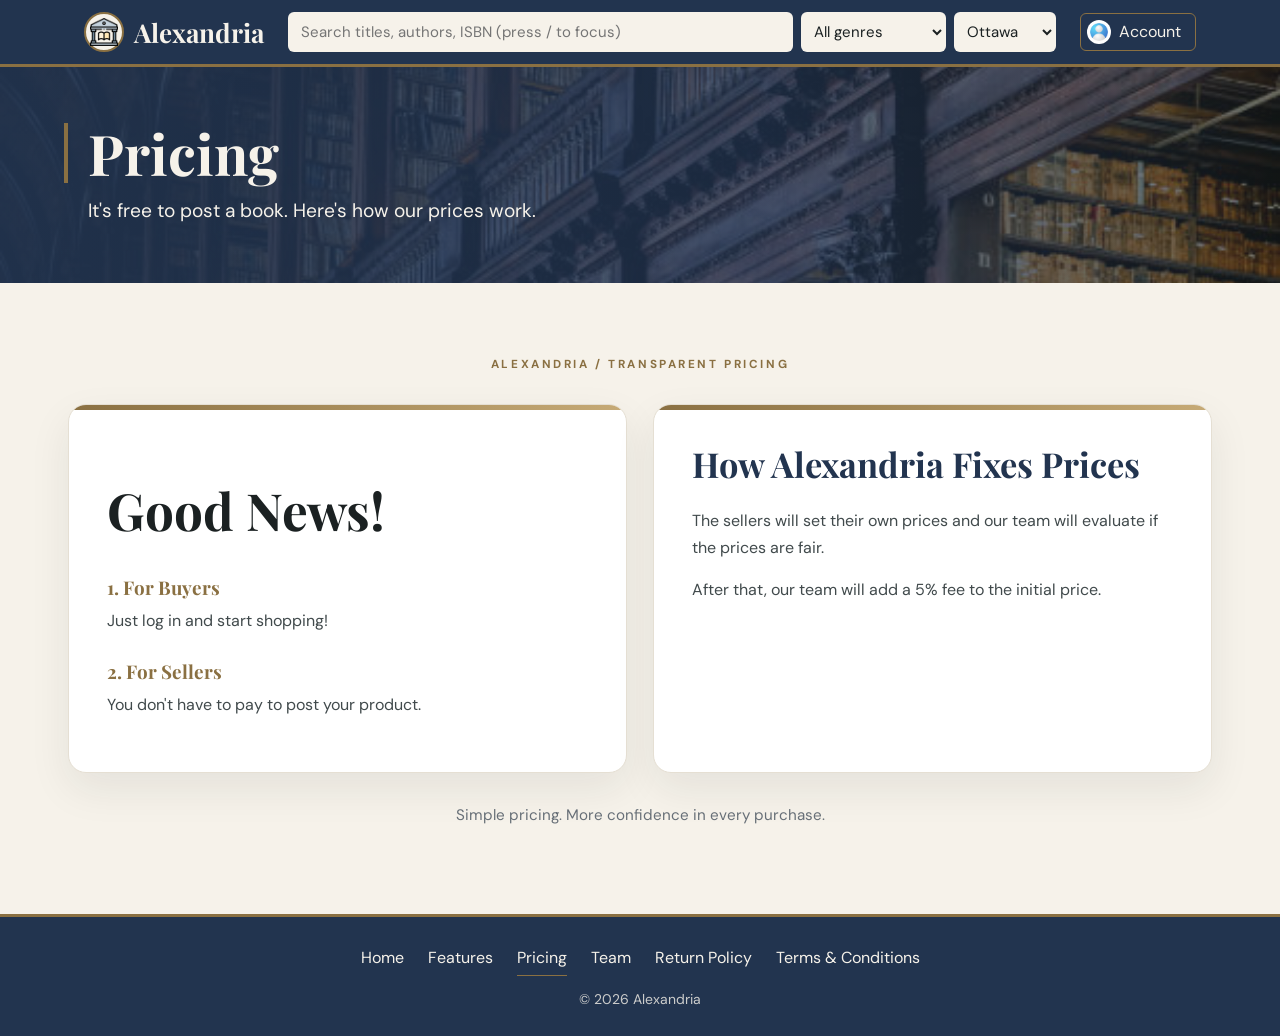
<file: pricing.html>
<!DOCTYPE html>
<html lang="en">
<head>
    <meta charset="UTF-8">
    <title>Pricing Page</title>
    <meta name="viewport" content="width=device-width, initial-scale=1.0">
    <link rel="stylesheet" href="shared.css">
    <link rel="stylesheet" href="style_pricing_page.css">
  <script src="shared.js" defer></script>
</head>
<body>
    <!-- Navigation bar -->
  <header class="site-header" id="site-header">
    <nav aria-label="Main">
      <a class="brand" href="index.html">
        <span class="logo-circle"><img src="bibliotheque.png" alt="" width="28" height="28"></span>
        Alexandria
      </a>

      <form class="search-form" id="search-form" action="search.html" method="get" role="search">
        <input type="search" id="search" name="q" placeholder="Search titles, authors, ISBN (press / to focus)" aria-label="Search titles, authors or ISBN">

        <select id="genre" name="genre" aria-label="Genre">
          <option>All genres</option>
          <option>Fiction</option>
          <option>Mystery</option>
          <option>Science fiction</option>
          <option>History</option>
          <option>Biography</option>
          <option>Children</option>
        </select>

        <select id="location" name="location" aria-label="Location">
          <option>Ottawa</option>
          <option>Gatineau</option>
          <option>Kanata</option>
          <option>Orléans</option>
        </select>
      </form>

      <a class="account" href="account.html">
        <img src="profile.jpg" alt="" width="24" height="24">
        Account
      </a>
    </nav>
  </header>
    <!-- Page banner -->
    <section class="page-title">
        <div class="page-title-text">
            <h1>Pricing</h1>
            <p>It's free to post a book. Here's how our prices work.</p>
        </div>
    </section>

    <!-- Pricing information -->
    <main>
        <div class="container">
            <!-- Information for buyers and sellers -->
            <div class="box">
                <h1>Good News!</h1>
                <h3>1. For Buyers</h3>
                <p>Just log in and start shopping!</p>
                <h3>2. For Sellers</h3>
                <p>You don't have to pay to post your product.</p>
            </div>
            <!-- How pricing works -->
            <div class="box">
                <h2>How Alexandria Fixes Prices</h2>
                <p>The sellers will set their own prices and our team will evaluate if the prices are fair.</p>
                <p>After that, our team will add a 5% fee to the initial price.</p>
            </div>
        </div>
    </main>
    <!-- Policies -->
    <footer>
        <div class="footer-links">
            <a href="index.html">Home</a>
            <a href="ProductFeature.html">Features</a>
            <a href="pricing.html" class="active">Pricing</a>
            <a href="team.html">Team</a>
            <a href="return.html">Return Policy</a>
            <a href="terms.html">Terms &amp; Conditions</a>
        </div>
        <p>&copy; 2026 Alexandria</p>
    </footer>
</body>
</html>
</file>
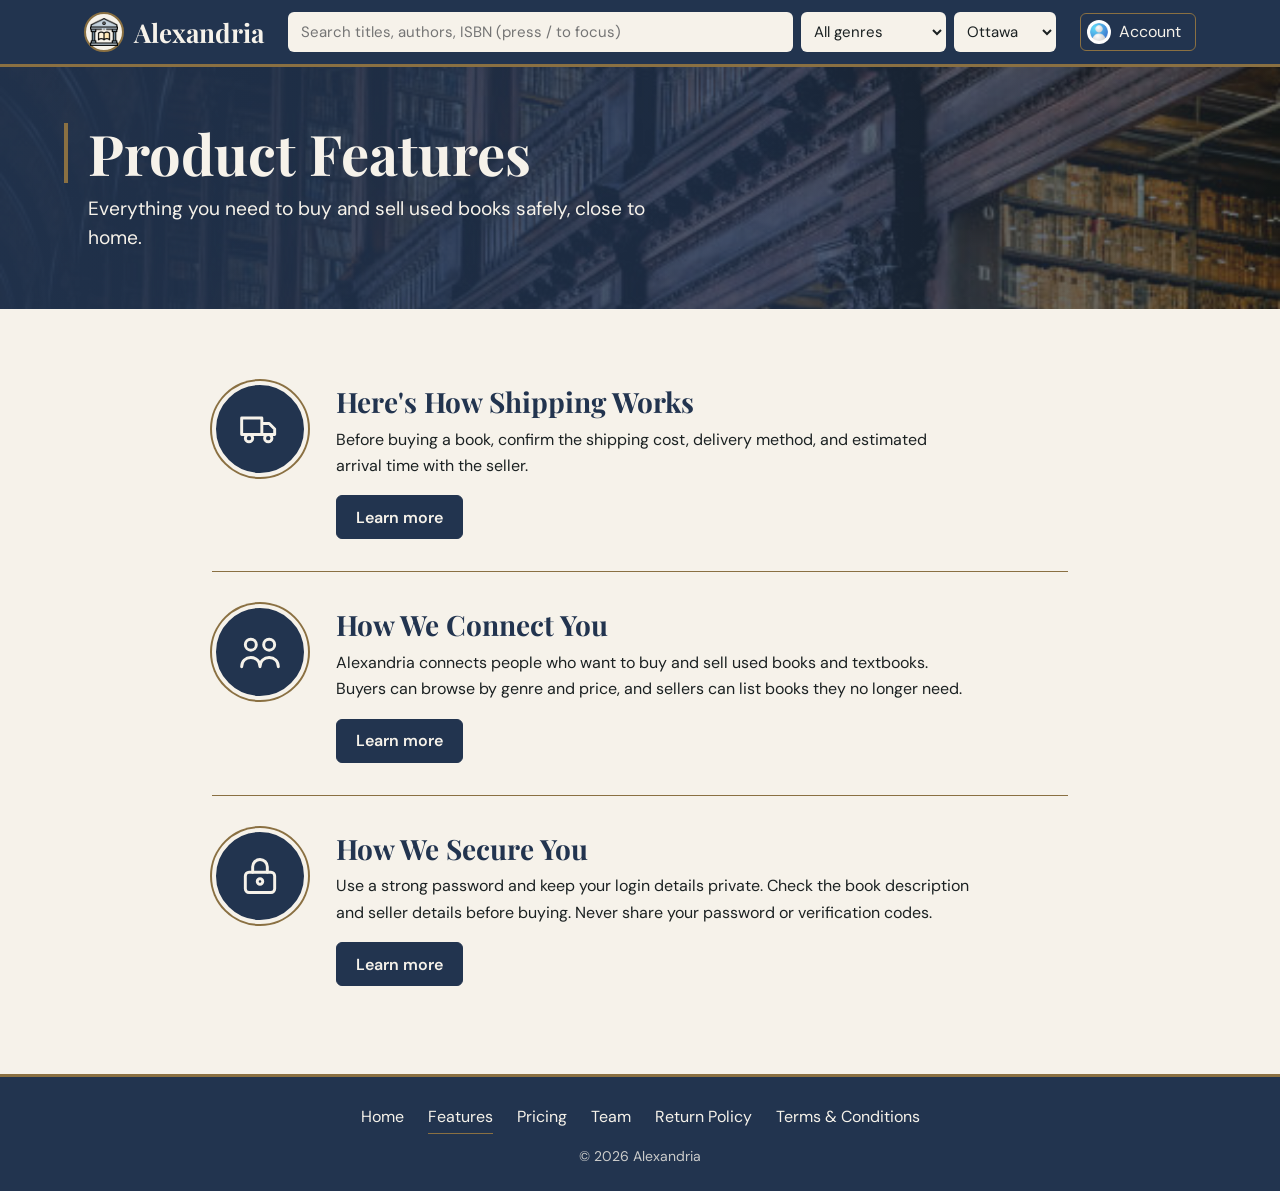
<file: ProductFeature.html>
<!DOCTYPE html>
<html lang="en">
<head>
  <meta charset="UTF-8">
  <meta name="viewport" content="width=device-width, initial-scale=1.0">
  <title>Product Features - Alexandria</title>

  <link rel="stylesheet" href="shared.css">
  <link rel="stylesheet" href="ProductFuture.css">
  <script src="shared.js" defer></script>
</head>
<body>

  <header class="site-header" id="site-header">
    <nav aria-label="Main">
      <a class="brand" href="index.html">
        <span class="logo-circle"><img src="bibliotheque.png" alt="" width="28" height="28"></span>
        Alexandria
      </a>

      <form class="search-form" id="search-form" action="search.html" method="get" role="search">
        <input type="search" id="search" name="q" placeholder="Search titles, authors, ISBN (press / to focus)" aria-label="Search titles, authors or ISBN">

        <select id="genre" name="genre" aria-label="Genre">
          <option>All genres</option>
          <option>Fiction</option>
          <option>Mystery</option>
          <option>Science fiction</option>
          <option>History</option>
          <option>Biography</option>
          <option>Children</option>
        </select>

        <select id="location" name="location" aria-label="Location">
          <option>Ottawa</option>
          <option>Gatineau</option>
          <option>Kanata</option>
          <option>Orléans</option>
        </select>
      </form>

      <a class="account" href="account.html">
        <img src="profile.jpg" alt="" width="24" height="24">
        Account
      </a>
    </nav>
  </header>

 
  <section class="page-title">
    <div class="page-title-text">
      <h1>Product Features</h1>
      <p>Everything you need to buy and sell used books safely, close to home.</p>
    </div>
  </section>

  <main class="features">

    <div class="feature">
      <div class="icon-circle">
        <img src="truck.svg" alt="Truck icon">
      </div>
      <div>
        <h2>Here's How Shipping Works</h2>
        <p>Before buying a book, confirm the shipping cost, delivery method,
          and estimated arrival time with the seller.</p>

        <button class="learn-more" onclick="toggleDetails('shipping-details', this)">Learn more</button>

        <p id="shipping-details" class="more-info" style="display: none;">
          Ask the seller how the book will be packaged and whether tracking
          is available. Check that your delivery details are correct before
          agreeing to the purchase.
        </p>
      </div>
    </div>

    <div class="feature">
      <div class="icon-circle">
        <img src="people.svg" alt="People icon">
      </div>
      <div>
        <h2>How We Connect You</h2>
        <p>Alexandria connects people who want to buy and sell used books
          and textbooks. Buyers can browse by genre and price, and
          sellers can list books they no longer need.</p>

        <button class="learn-more" onclick="toggleDetails('connect-details', this)">Learn more</button>

        <p id="connect-details" class="more-info" style="display: none;">
          Compare book titles, editions, prices, and condition before choosing
          a listing. If you are selling, include a clear description so buyers
          know what they are getting.
        </p>
      </div>
    </div>

 
    <div class="feature">
      <div class="icon-circle">
        <img src="lock.svg" alt="Lock icon">
      </div>
      <div>
        <h2>How We Secure You</h2>
        <p>Use a strong password and keep your login details private.
          Check the book description and seller details before buying.
          Never share your password or verification codes.</p>

        <button class="learn-more" onclick="toggleDetails('security-details', this)">Learn more</button>

        <p id="security-details" class="more-info" style="display: none;">
          Be cautious if someone asks for your password or sends an unfamiliar
          link. If an offer seems suspicious, stop and check the details
          before continuing.
        </p>
      </div>
    </div>

  </main>

  <footer>
    <div class="footer-links">
      <a href="index.html">Home</a>
      <a href="ProductFeature.html" class="active">Features</a>
      <a href="pricing.html">Pricing</a>
      <a href="team.html">Team</a>
      <a href="return.html">Return Policy</a>
      <a href="terms.html">Terms &amp; Conditions</a>
    </div>
    <p>&copy; 2026 Alexandria</p>
  </footer>

  <script src="ProductFuture.js"></script>
</body>
</html>
</file>
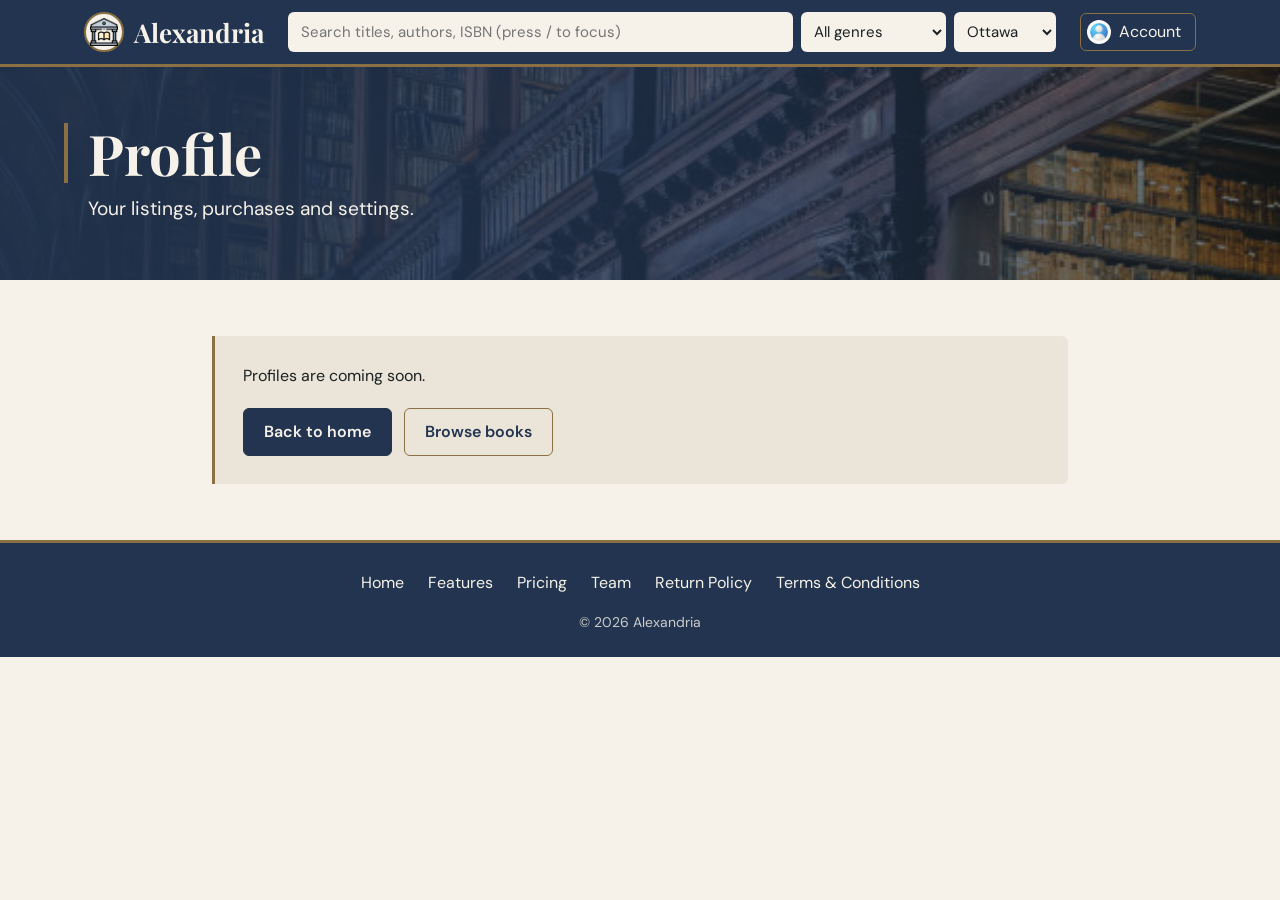
<file: profile.html>
<!DOCTYPE html>
<html lang="en">
<head>
  <meta charset="UTF-8">
  <meta name="viewport" content="width=device-width, initial-scale=1.0">
  <title>Profile - Alexandria</title>

  <link rel="stylesheet" href="shared.css">
  <link rel="stylesheet" href="ProductFuture.css">
  <script src="shared.js" defer></script>
</head>
<body>

  <header class="site-header" id="site-header">
    <nav aria-label="Main">
      <a class="brand" href="index.html">
        <span class="logo-circle"><img src="bibliotheque.png" alt="" width="28" height="28"></span>
        Alexandria
      </a>

      <form class="search-form" id="search-form" action="search.html" method="get" role="search">
        <input type="search" id="search" name="q" placeholder="Search titles, authors, ISBN (press / to focus)" aria-label="Search titles, authors or ISBN">

        <select id="genre" name="genre" aria-label="Genre">
          <option>All genres</option>
          <option>Fiction</option>
          <option>Mystery</option>
          <option>Science fiction</option>
          <option>History</option>
          <option>Biography</option>
          <option>Children</option>
        </select>

        <select id="location" name="location" aria-label="Location">
          <option>Ottawa</option>
          <option>Gatineau</option>
          <option>Kanata</option>
          <option>Orléans</option>
        </select>
      </form>

      <a class="account" href="account.html">
        <img src="profile.jpg" alt="" width="24" height="24">
        Account
      </a>
    </nav>
  </header>

  <section class="page-title">
    <div class="page-title-text">
      <h1>Profile</h1>
      <p>Your listings, purchases and settings.</p>
    </div>
  </section>

  <main class="placeholder">
    <div class="card">
      <p id="status">Profiles are coming soon.</p>
      <div class="actions">
        <a class="btn" href="index.html">Back to home</a>
        <a class="btn secondary" href="marketplace.html">Browse books</a>
      </div>
    </div>
  </main>

  <footer>
    <div class="footer-links">
      <a href="index.html">Home</a>
      <a href="ProductFeature.html">Features</a>
      <a href="pricing.html">Pricing</a>
      <a href="team.html">Team</a>
      <a href="return.html">Return Policy</a>
      <a href="terms.html">Terms &amp; Conditions</a>
    </div>
    <p>&copy; 2026 Alexandria</p>
  </footer>
  <script src="ProductFuture.js"></script>
</body>
</html>
</file>
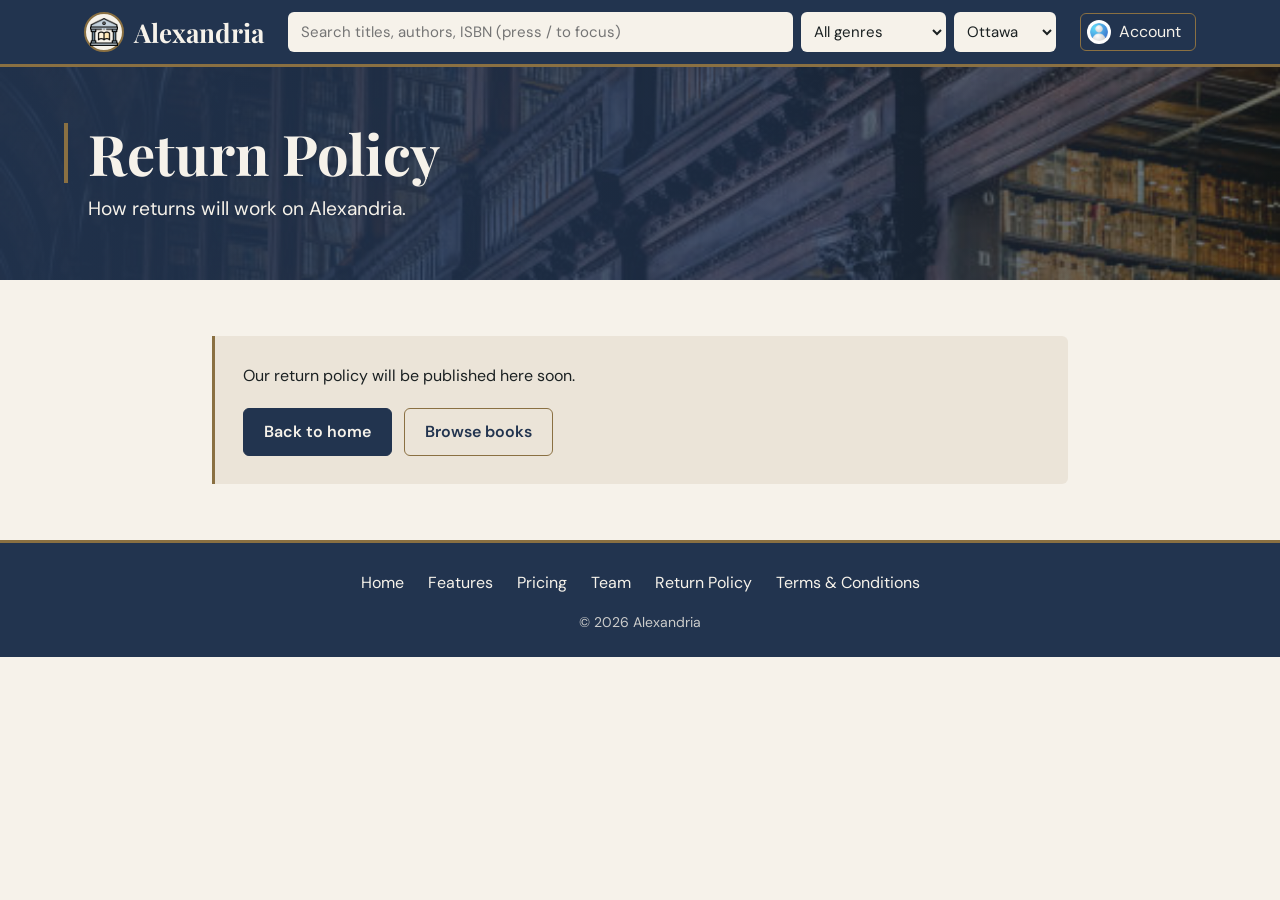
<file: return.html>
<!DOCTYPE html>
<html lang="en">
<head>
  <meta charset="UTF-8">
  <meta name="viewport" content="width=device-width, initial-scale=1.0">
  <title>Return Policy - Alexandria</title>

  <link rel="stylesheet" href="shared.css">
  <link rel="stylesheet" href="ProductFuture.css">
  <script src="shared.js" defer></script>
</head>
<body>

  <header class="site-header" id="site-header">
    <nav aria-label="Main">
      <a class="brand" href="index.html">
        <span class="logo-circle"><img src="bibliotheque.png" alt="" width="28" height="28"></span>
        Alexandria
      </a>

      <form class="search-form" id="search-form" action="search.html" method="get" role="search">
        <input type="search" id="search" name="q" placeholder="Search titles, authors, ISBN (press / to focus)" aria-label="Search titles, authors or ISBN">

        <select id="genre" name="genre" aria-label="Genre">
          <option>All genres</option>
          <option>Fiction</option>
          <option>Mystery</option>
          <option>Science fiction</option>
          <option>History</option>
          <option>Biography</option>
          <option>Children</option>
        </select>

        <select id="location" name="location" aria-label="Location">
          <option>Ottawa</option>
          <option>Gatineau</option>
          <option>Kanata</option>
          <option>Orléans</option>
        </select>
      </form>

      <a class="account" href="account.html">
        <img src="profile.jpg" alt="" width="24" height="24">
        Account
      </a>
    </nav>
  </header>

  <section class="page-title">
    <div class="page-title-text">
      <h1>Return Policy</h1>
      <p>How returns will work on Alexandria.</p>
    </div>
  </section>

  <main class="placeholder">
    <div class="card">
      <p id="status">Our return policy will be published here soon.</p>
      <div class="actions">
        <a class="btn" href="index.html">Back to home</a>
        <a class="btn secondary" href="marketplace.html">Browse books</a>
      </div>
    </div>
  </main>

  <footer>
    <div class="footer-links">
      <a href="index.html">Home</a>
      <a href="ProductFeature.html">Features</a>
      <a href="pricing.html">Pricing</a>
      <a href="team.html">Team</a>
      <a href="return.html">Return Policy</a>
      <a href="terms.html">Terms &amp; Conditions</a>
    </div>
    <p>&copy; 2026 Alexandria</p>
  </footer>
  <script src="ProductFuture.js"></script>
</body>
</html>
</file>
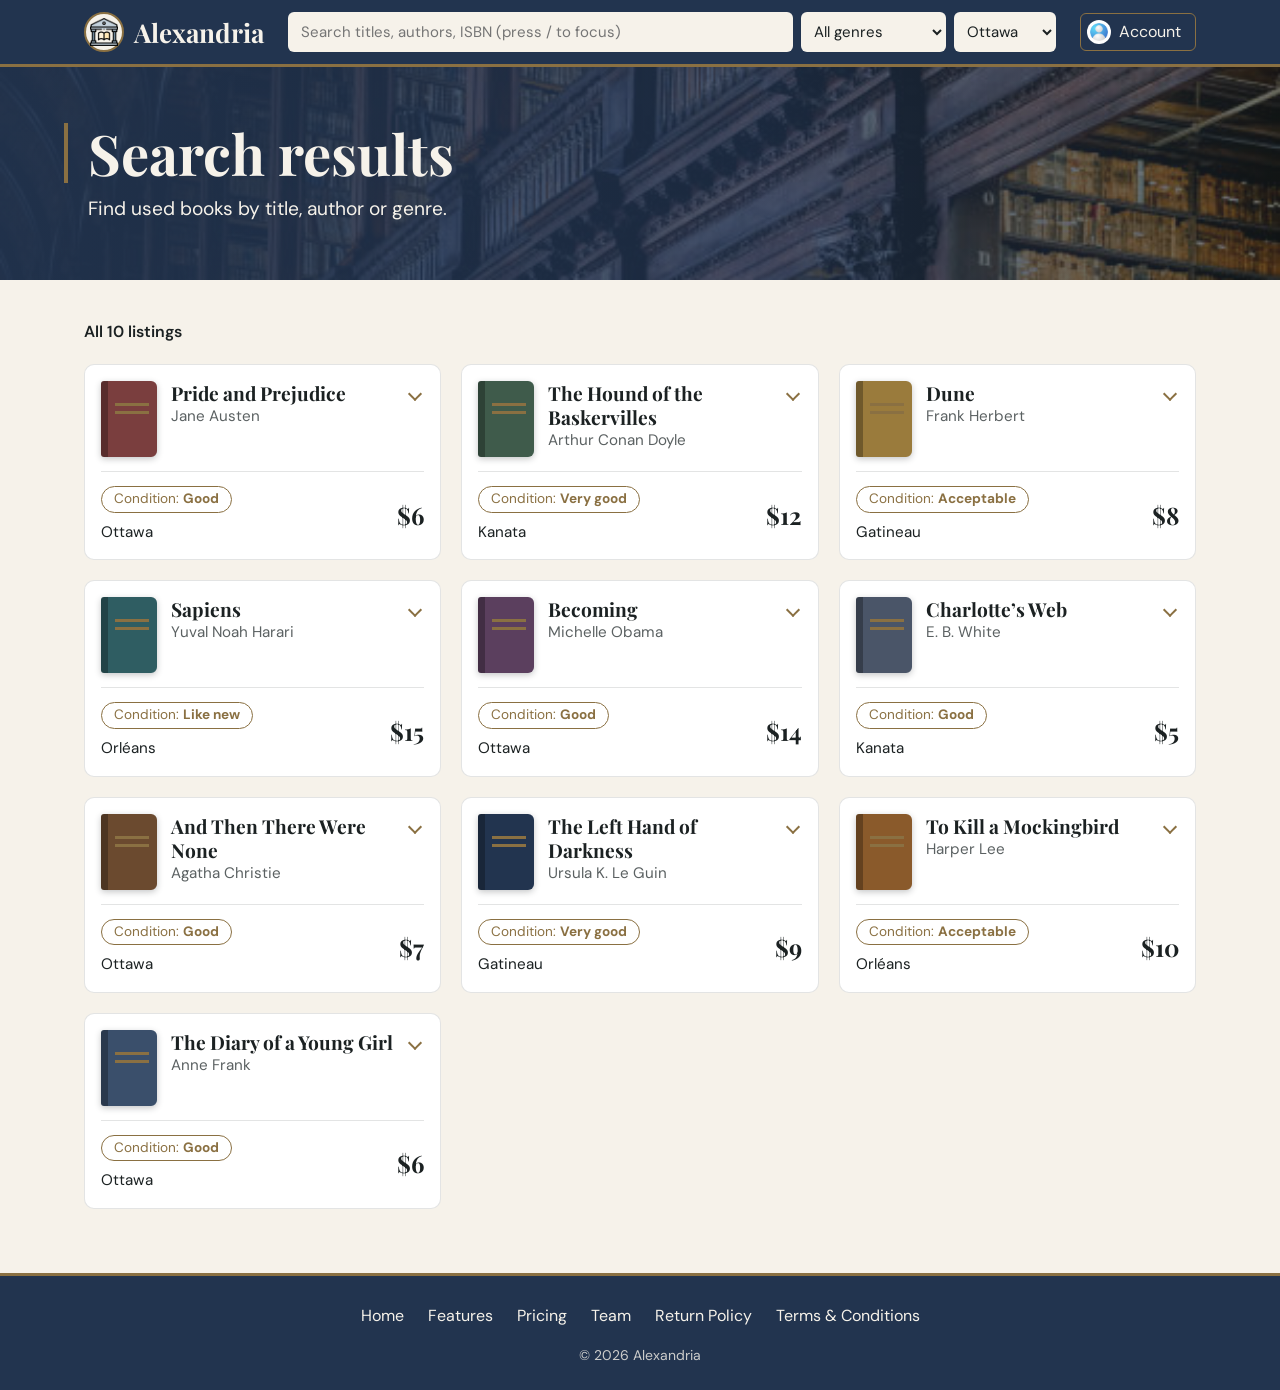
<file: search.html>
<!DOCTYPE html>
<html lang="en">
<head>
  <meta charset="UTF-8">
  <meta name="viewport" content="width=device-width, initial-scale=1.0">
  <title>Search results - Alexandria</title>

  <link rel="stylesheet" href="shared.css">
  <link rel="stylesheet" href="ProductFuture.css">
  <link rel="stylesheet" href="marketplace.css">
  <script src="shared.js" defer></script>
</head>
<body>

  <header class="site-header" id="site-header">
    <nav aria-label="Main">
      <a class="brand" href="index.html">
        <span class="logo-circle"><img src="bibliotheque.png" alt="" width="28" height="28"></span>
        Alexandria
      </a>

      <form class="search-form" id="search-form" action="search.html" method="get" role="search">
        <input type="search" id="search" name="q" placeholder="Search titles, authors, ISBN (press / to focus)" aria-label="Search titles, authors or ISBN">

        <select id="genre" name="genre" aria-label="Genre">
          <option>All genres</option>
          <option>Fiction</option>
          <option>Mystery</option>
          <option>Science fiction</option>
          <option>History</option>
          <option>Biography</option>
          <option>Children</option>
        </select>

        <select id="location" name="location" aria-label="Location">
          <option>Ottawa</option>
          <option>Gatineau</option>
          <option>Kanata</option>
          <option>Orléans</option>
        </select>
      </form>

      <a class="account" href="account.html">
        <img src="profile.jpg" alt="" width="24" height="24">
        Account
      </a>
    </nav>
  </header>

  <section class="page-title">
    <div class="page-title-text">
      <h1>Search results</h1>
      <p>Find used books by title, author or genre.</p>
    </div>
  </section>

  <main class="listings">
    <div class="search-toolbar">
      <div class="search-status">
        <p class="search-summary" id="search-summary" role="status" aria-live="polite"></p>
        <a class="search-clear" id="search-clear" href="search.html" hidden>Clear search</a>
      </div>
      <label class="search-area" id="area-toggle" hidden>
        <input type="checkbox" id="only-area">
        Only show pickup in <span id="area-name"></span>
      </label>
    </div>

    <div class="listing-list" id="listing-list"></div>

    <div class="search-empty" id="search-empty" hidden>
      <p><strong>No listings match your search.</strong> Try fewer words, check the spelling, or set the genre to &ldquo;All genres&rdquo;.</p>
      <a class="btn" href="marketplace.html">Browse all listings</a>
    </div>
    <noscript><p class="listings__note">Search results need JavaScript to show up.</p></noscript>
  </main>

  <footer>
    <div class="footer-links">
      <a href="index.html">Home</a>
      <a href="ProductFeature.html">Features</a>
      <a href="pricing.html">Pricing</a>
      <a href="team.html">Team</a>
      <a href="return.html">Return Policy</a>
      <a href="terms.html">Terms &amp; Conditions</a>
    </div>
    <p>&copy; 2026 Alexandria</p>
  </footer>
  <script src="ProductFuture.js"></script>
  <script src="listings.js"></script>
  <script src="search.js"></script>
</body>
</html>
</file>
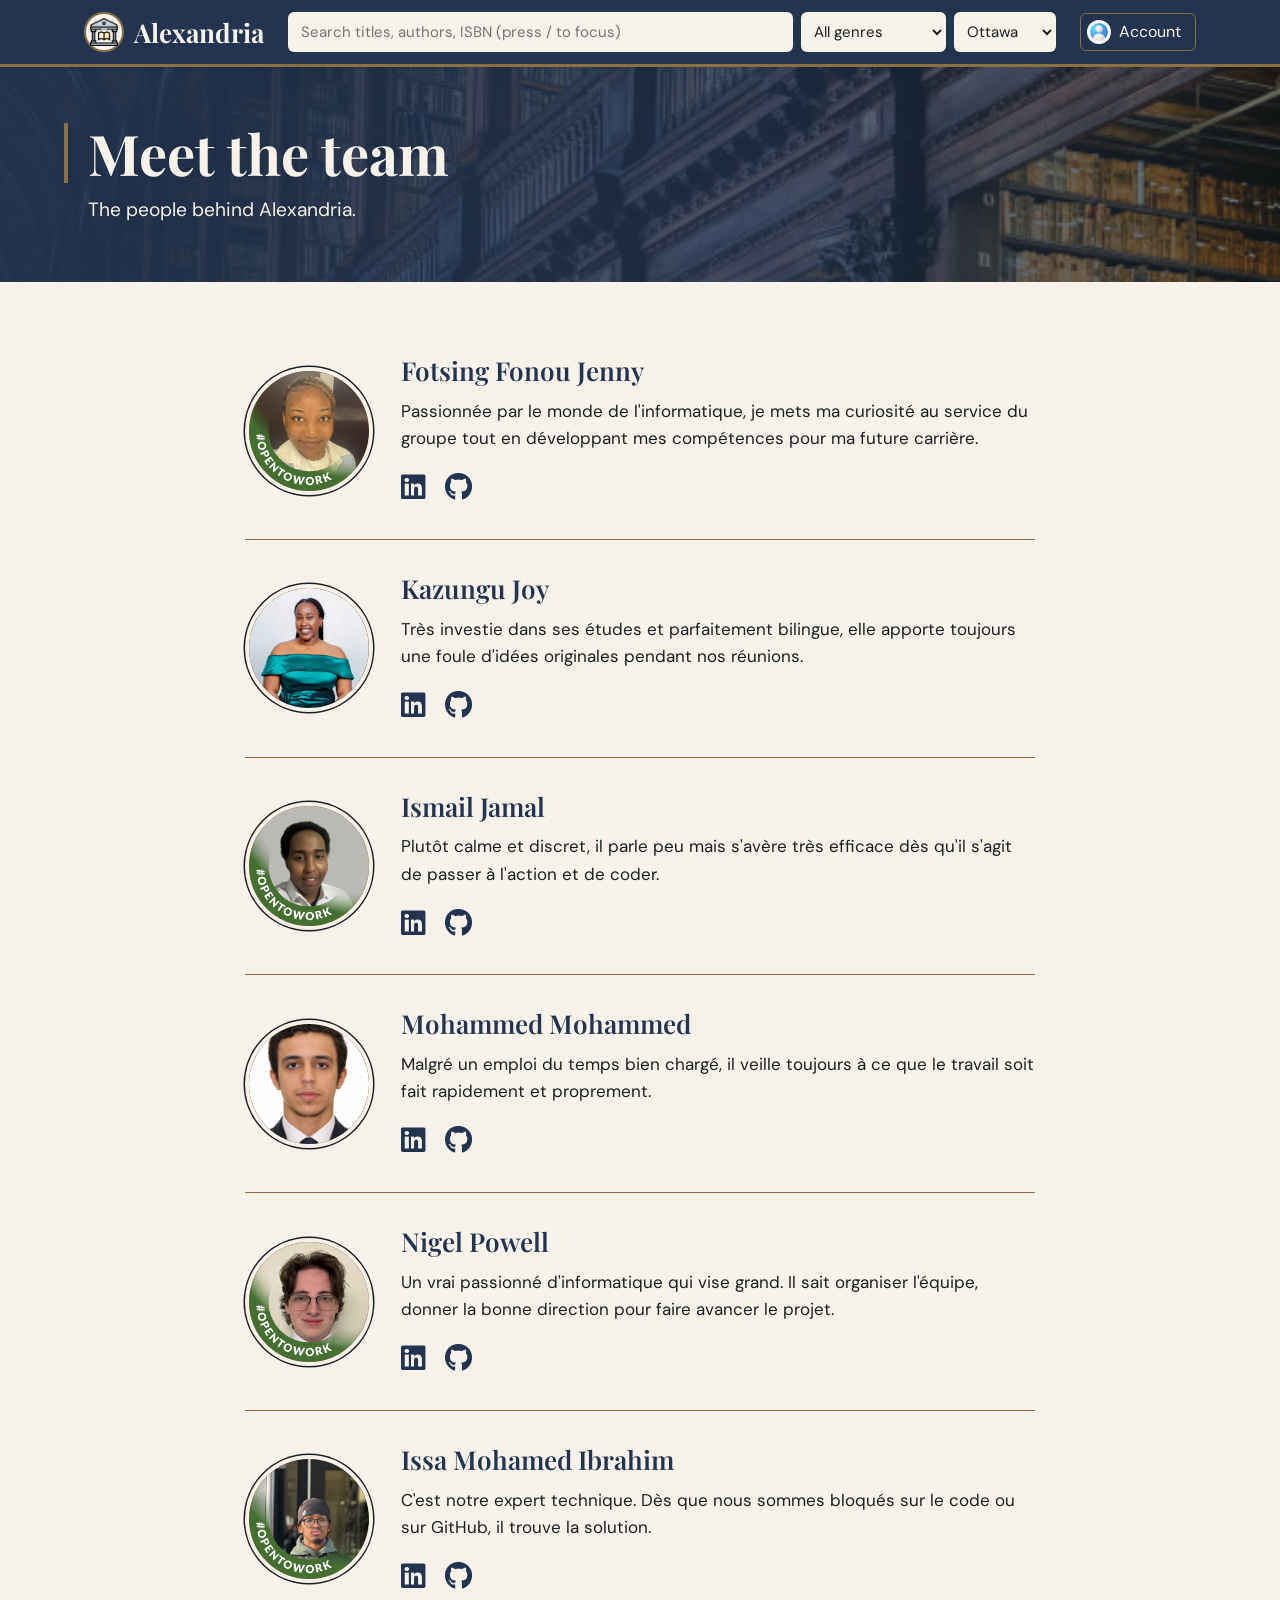
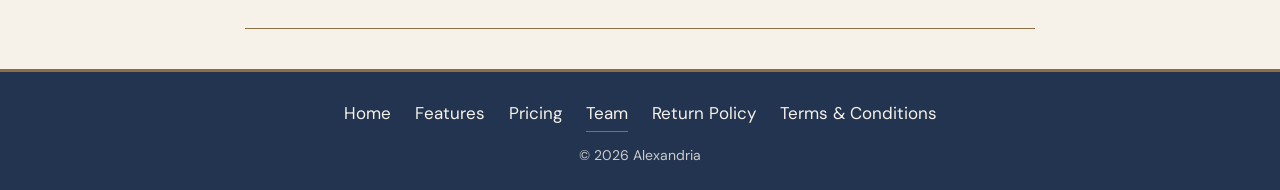
<file: team.html>
<!DOCTYPE html>
<html lang="en">
<head>
    <meta charset="UTF-8">
    <meta name="viewport" content="width=device-width, initial-scale=1.0">
    <title>Meet the team | Alexandria</title>

    <!-- Font Awesome (icônes) -->
    <link rel="stylesheet" href="https://cdnjs.cloudflare.com/ajax/libs/font-awesome/6.5.1/css/all.min.css">

    <link rel="stylesheet" href="shared.css">
    <link rel="stylesheet" href="style.css">
    <script src="script.js" defer></script>
  <script src="shared.js" defer></script>
</head>
<body>

    <!-- En-tête -->
  <header class="site-header" id="site-header">
    <nav aria-label="Main">
      <a class="brand" href="index.html">
        <span class="logo-circle"><img src="bibliotheque.png" alt="" width="28" height="28"></span>
        Alexandria
      </a>

      <form class="search-form" id="search-form" action="search.html" method="get" role="search">
        <input type="search" id="search" name="q" placeholder="Search titles, authors, ISBN (press / to focus)" aria-label="Search titles, authors or ISBN">

        <select id="genre" name="genre" aria-label="Genre">
          <option>All genres</option>
          <option>Fiction</option>
          <option>Mystery</option>
          <option>Science fiction</option>
          <option>History</option>
          <option>Biography</option>
          <option>Children</option>
        </select>

        <select id="location" name="location" aria-label="Location">
          <option>Ottawa</option>
          <option>Gatineau</option>
          <option>Kanata</option>
          <option>Orléans</option>
        </select>
      </form>

      <a class="account" href="account.html">
        <img src="profile.jpg" alt="" width="24" height="24">
        Account
      </a>
    </nav>
  </header>

    <!-- Bandeau -->
    <section class="page-title">
        <div class="page-title-text">
            <h1>Meet the team</h1>
            <p>The people behind Alexandria.</p>
        </div>
    </section>

    <!-- Membres  -->
    <main class="team">

        <div class="member">
            <div class="sticker" style="background: #8A7042; color: #F6F2EA;">
                <img src="jenny.jpg" alt="Photo of Jenny Fotsing Fonou">
            </div>
            <div class="info">
                <h2>Fotsing Fonou Jenny</h2>
                <p>Passionnée par le monde de l'informatique, je mets ma curiosité au service du groupe tout en développant mes compétences pour ma future carrière.</p>
                <div class="contacts">
                    <a href="https://www.linkedin.com/in/jenny-fotsing-fonou/"><i class="fa-brands fa-linkedin"></i></a>
                    <a href="https://github.com/jennyfotsingfonou"><i class="fa-brands fa-github"></i></a>
                </div>
            </div>
        </div>

        <div class="member">
            <div class="sticker" style="background: #8A7042; color: #F6F2EA;">
                <img src="joy.png" alt="Photo of Joy Kazungu">
            </div>
            <div class="info">
                <h2>Kazungu Joy</h2>
                <p>Très investie dans ses études et parfaitement bilingue, elle apporte toujours une foule d'idées originales pendant nos réunions.</p>
                <div class="contacts">
                    <a href="https://www.linkedin.com/in/joy-aurore-kazungu-404248444/"><i class="fa-brands fa-linkedin"></i></a>
                    <a href="https://github.com/kazungu-joy-SWE"><i class="fa-brands fa-github"></i></a>
                </div>
            </div>
        </div>

        <div class="member">
            <div class="sticker" style="background: #8A7042; color: #F6F2EA;">
                <img src="jamal.jpg" alt="Photo of Ismail Jamal">
            </div>
            <div class="info">
                <h2>Ismail Jamal</h2>
                <p>Plutôt calme et discret, il parle peu mais s'avère très efficace dès qu'il s'agit de passer à l'action et de coder.</p>
                <div class="contacts">
                    <a href="https://www.linkedin.com/in/jamal-ismail-6699a3436/"><i class="fa-brands fa-linkedin"></i></a>
                    <a href="https://github.com/jamali0"><i class="fa-brands fa-github"></i></a>
                </div>
            </div>
        </div>

        <div class="member">
            <div class="sticker" style="background: #8A7042; color: #F6F2EA;">
                <img src="mohammed.jpg" alt="Photo of Mohammed Mohammed">
            </div>
            <div class="info">
                <h2>Mohammed Mohammed</h2>
                <p>Malgré un emploi du temps bien chargé, il veille toujours à ce que le travail soit fait rapidement et proprement.</p>
                <div class="contacts">
                    <a href="https://www.linkedin.com/in/mohammed-mohammed-a1428144b/"><i class="fa-brands fa-linkedin"></i></a>
                    <a href="https://github.com/mmrm16935-coder"><i class="fa-brands fa-github"></i></a>
                </div>
            </div>
        </div>

        <div class="member">
            <div class="sticker" style="background: #8A7042; color: #F6F2EA;">
                <img src="nigel.jpg" alt="Photo of Nigel Powell">
            </div>
            <div class="info">
                <h2>Nigel Powell</h2>
                <p>Un vrai passionné d'informatique qui vise grand. Il sait organiser l'équipe, donner la bonne direction pour faire avancer le projet.</p>
                <div class="contacts">
                    <a href="https://www.linkedin.com/in/nigel-powell-513684443/"><i class="fa-brands fa-linkedin"></i></a>
                    <a href="https://github.com/nlpowell"><i class="fa-brands fa-github"></i></a>
                </div>
            </div>
        </div>

        <div class="member">
            <div class="sticker" style="background: #8A7042; color: #F6F2EA;">
                <img src="ibrahim.jpg" alt="Photo of Issa Mohamed Ibrahim">
            </div>
            <div class="info">
                <h2>Issa Mohamed Ibrahim</h2>
                <p>C'est notre expert technique. Dès que nous sommes bloqués sur le code ou sur GitHub, il trouve la solution.</p>
                <div class="contacts">
                    <a href="https://www.linkedin.com/in/ibrahim-mohamed-271752331/"><i class="fa-brands fa-linkedin"></i></a>
                    <a href="https://github.com/ibrahim-issa-SWE"><i class="fa-brands fa-github"></i></a>
                </div>
            </div>
        </div>

        <!-- Message caché affiché quand la recherche ne trouve personne -->
        <p id="no-result" hidden>No team member matches your search.</p>
    </main>

  <footer>
    <div class="footer-links">
      <a href="index.html">Home</a>
      <a href="ProductFeature.html">Features</a>
      <a href="pricing.html">Pricing</a>
      <a href="team.html" class="active">Team</a>
      <a href="return.html">Return Policy</a>
      <a href="terms.html">Terms &amp; Conditions</a>
    </div>
    <p>&copy; 2026 Alexandria</p>
  </footer>

</body>
</html>
</file>
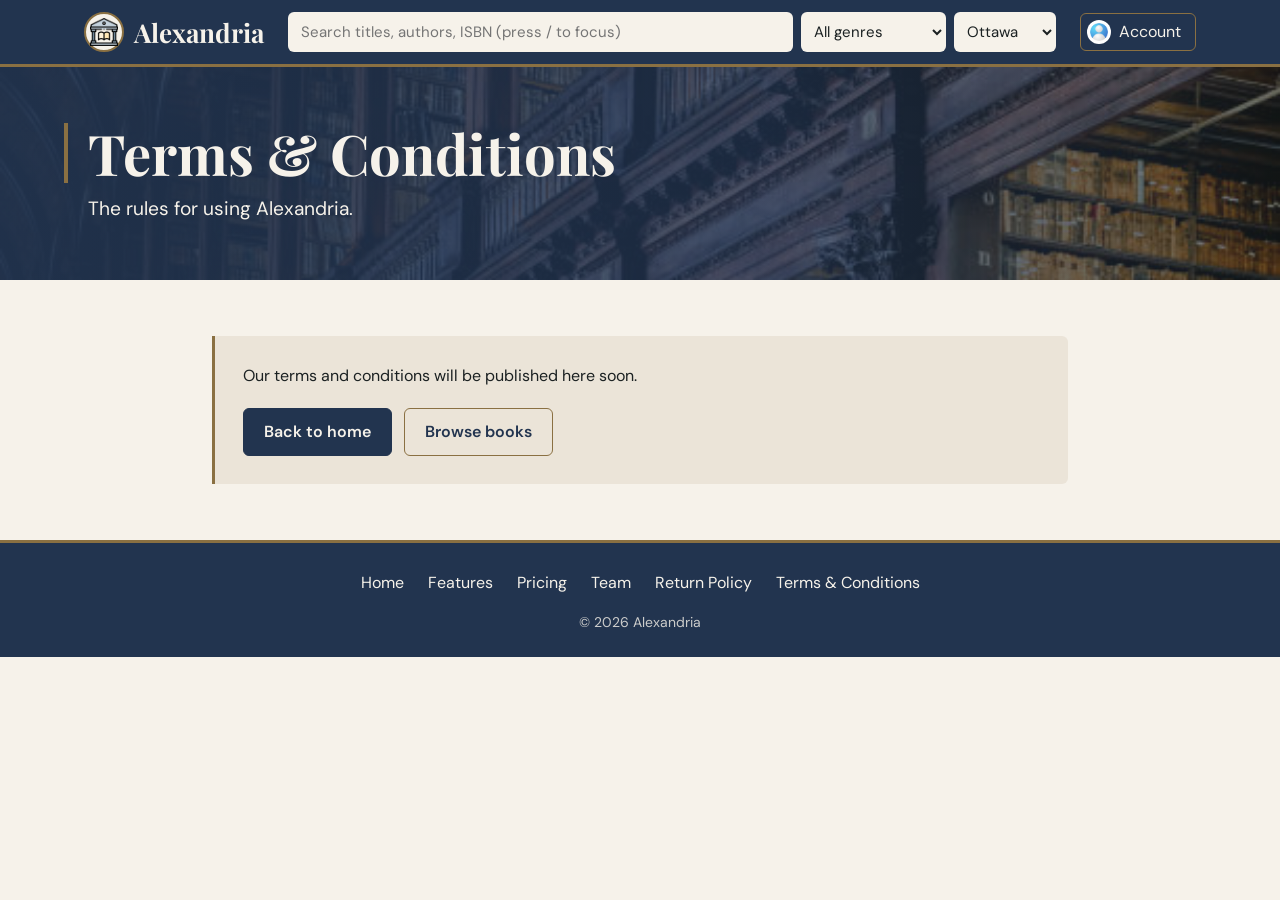
<file: terms.html>
<!DOCTYPE html>
<html lang="en">
<head>
  <meta charset="UTF-8">
  <meta name="viewport" content="width=device-width, initial-scale=1.0">
  <title>Terms &amp; Conditions - Alexandria</title>

  <link rel="stylesheet" href="shared.css">
  <link rel="stylesheet" href="ProductFuture.css">
  <script src="shared.js" defer></script>
</head>
<body>

  <header class="site-header" id="site-header">
    <nav aria-label="Main">
      <a class="brand" href="index.html">
        <span class="logo-circle"><img src="bibliotheque.png" alt="" width="28" height="28"></span>
        Alexandria
      </a>

      <form class="search-form" id="search-form" action="search.html" method="get" role="search">
        <input type="search" id="search" name="q" placeholder="Search titles, authors, ISBN (press / to focus)" aria-label="Search titles, authors or ISBN">

        <select id="genre" name="genre" aria-label="Genre">
          <option>All genres</option>
          <option>Fiction</option>
          <option>Mystery</option>
          <option>Science fiction</option>
          <option>History</option>
          <option>Biography</option>
          <option>Children</option>
        </select>

        <select id="location" name="location" aria-label="Location">
          <option>Ottawa</option>
          <option>Gatineau</option>
          <option>Kanata</option>
          <option>Orléans</option>
        </select>
      </form>

      <a class="account" href="account.html">
        <img src="profile.jpg" alt="" width="24" height="24">
        Account
      </a>
    </nav>
  </header>

  <section class="page-title">
    <div class="page-title-text">
      <h1>Terms &amp; Conditions</h1>
      <p>The rules for using Alexandria.</p>
    </div>
  </section>

  <main class="placeholder">
    <div class="card">
      <p id="status">Our terms and conditions will be published here soon.</p>
      <div class="actions">
        <a class="btn" href="index.html">Back to home</a>
        <a class="btn secondary" href="marketplace.html">Browse books</a>
      </div>
    </div>
  </main>

  <footer>
    <div class="footer-links">
      <a href="index.html">Home</a>
      <a href="ProductFeature.html">Features</a>
      <a href="pricing.html">Pricing</a>
      <a href="team.html">Team</a>
      <a href="return.html">Return Policy</a>
      <a href="terms.html">Terms &amp; Conditions</a>
    </div>
    <p>&copy; 2026 Alexandria</p>
  </footer>
  <script src="ProductFuture.js"></script>
</body>
</html>
</file>
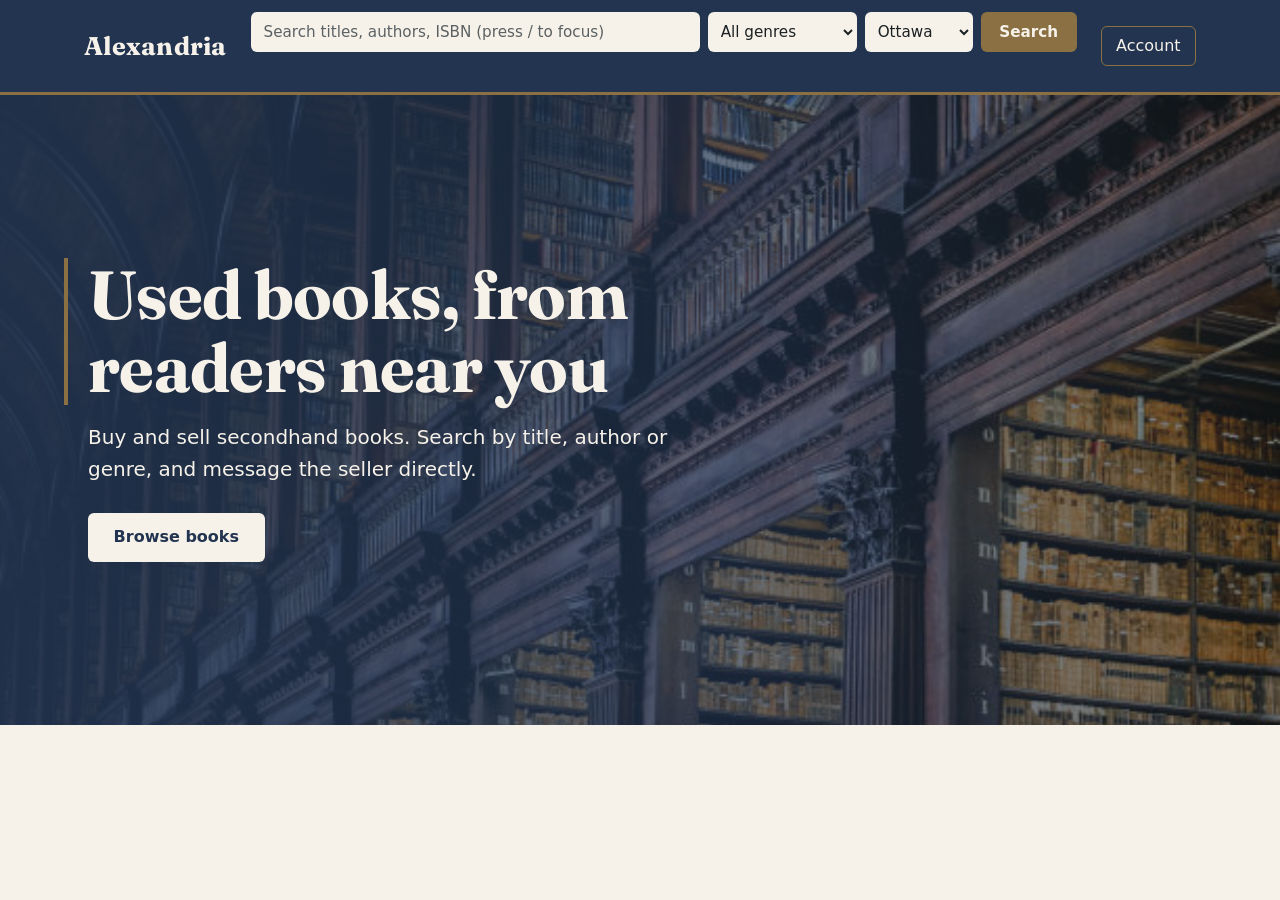
<file: top_half_home_page.html>
<!DOCTYPE html>
<html lang="en">
<head>
  <meta charset="utf-8">
  <meta name="viewport" content="width=device-width, initial-scale=1">
  <title>Alexandria - Used book marketplace</title>

  <link rel="preconnect" href="https://fonts.googleapis.com">
  <link rel="preconnect" href="https://fonts.gstatic.com" crossorigin>
  <link href="https://fonts.googleapis.com/css2?family=Fraunces:opsz,wght@9..144,500;9..144,700&display=swap" rel="stylesheet">

  <style>
    :root {
      /* Palette from the Figma generator */
      --paper: #F6F2EA;
      --brass: #8A7042;
      --ink: #1B2122;
      --navy: #22344F;

      --serif: "Fraunces", Georgia, "Times New Roman", serif;
      --sans: system-ui, -apple-system, "Segoe UI", Roboto, sans-serif;
    }

    *, *::before, *::after { box-sizing: border-box; }

    html { scroll-behavior: smooth; }

    body {
      margin: 0;
      font-family: var(--sans);
      color: var(--ink);
      background: var(--paper);
      line-height: 1.5;
    }

    a { color: inherit; }

    /* Visible keyboard focus everywhere */
    :focus-visible {
      outline: 3px solid var(--brass);
      outline-offset: 2px;
    }
    header :focus-visible,
    .hero :focus-visible {
      outline-color: var(--paper);
    }

    .sr-only {
      position: absolute;
      width: 1px;
      height: 1px;
      margin: -1px;
      padding: 0;
      overflow: hidden;
      clip: rect(0, 0, 0, 0);
      white-space: nowrap;
      border: 0;
    }

    /* ---------- Header ---------- */
    header {
      position: sticky;
      top: 0;
      z-index: 10;
      background: var(--navy);
      color: var(--paper);
      border-bottom: 3px solid var(--brass);
      transition: box-shadow 0.2s ease;
    }
    header.scrolled {
      box-shadow: 0 4px 16px rgba(27, 33, 34, 0.35);
    }

    nav {
      display: flex;
      flex-wrap: wrap;
      align-items: center;
      gap: 0.75rem 1.5rem;
      max-width: 72rem;
      margin: 0 auto;
      padding: 0.75rem 1.25rem;
    }

    .brand {
      font-family: var(--serif);
      font-size: 1.6rem;
      font-weight: 700;
      letter-spacing: 0.01em;
      text-decoration: none;
    }

    .search-form {
      display: flex;
      flex: 1 1 28rem;
      flex-wrap: wrap;
      align-items: center;
      gap: 0.5rem;
    }

    .search-form input,
    .search-form select,
    .search-form button {
      font: inherit;
      font-size: 0.95rem;
      height: 2.5rem;
      border-radius: 6px;
      border: 1px solid transparent;
    }

    .search-form input[type="search"] {
      flex: 1 1 14rem;
      padding: 0 0.75rem;
      background: var(--paper);
      color: var(--ink);
    }
    .search-form input::placeholder { color: #5b6162; }

    .search-form select {
      padding: 0 0.5rem;
      background: var(--paper);
      color: var(--ink);
    }

    .search-form button {
      padding: 0 1.1rem;
      background: var(--brass);
      color: var(--paper);
      font-weight: 600;
      cursor: pointer;
      transition: background 0.15s ease;
    }
    .search-form button:hover { background: #9d814b; }

    .search-hint {
      flex-basis: 100%;
      min-height: 1.25rem;
      margin: 0;
      font-size: 0.85rem;
      color: var(--paper);
    }

    .account-link {
      padding: 0.45rem 0.9rem;
      border: 1px solid var(--brass);
      border-radius: 6px;
      text-decoration: none;
      transition: background 0.15s ease;
    }
    .account-link:hover { background: rgba(138, 112, 66, 0.3); }

    /* ---------- Hero ---------- */
    .hero {
      display: flex;
      align-items: center;
      min-height: clamp(26rem, 70vh, 40rem);
      padding: 3rem 1.25rem;
      color: var(--paper);
      /* Photo sits under a navy wash; navy shows if the image is missing */
      background:
        linear-gradient(90deg, rgba(34, 52, 79, 0.92) 0%, rgba(34, 52, 79, 0.7) 55%, rgba(27, 33, 34, 0.55) 100%),
        url("generic_library.jpg") center / cover no-repeat,
        var(--navy);
    }

    .hero__inner {
      width: 100%;
      max-width: 72rem;
      margin: 0 auto;
      animation: rise 0.7s ease-out both;
    }

    .hero h1 {
      max-width: 15ch;
      margin: 0 0 1rem;
      padding-left: 1.25rem;
      border-left: 4px solid var(--brass);
      font-family: var(--serif);
      font-size: clamp(2.25rem, 6vw, 4.25rem);
      font-weight: 700;
      line-height: 1.08;
      letter-spacing: -0.01em;
    }

    .hero p {
      max-width: 38rem;
      margin: 0 0 1.75rem;
      padding-left: calc(1.25rem + 4px);
      font-size: clamp(1.05rem, 2vw, 1.25rem);
      line-height: 1.6;
    }

    .hero .cta {
      display: inline-block;
      margin-left: calc(1.25rem + 4px);
      padding: 0.8rem 1.6rem;
      background: var(--paper);
      color: var(--navy);
      border-radius: 6px;
      font-weight: 700;
      text-decoration: none;
      transition: background 0.15s ease, color 0.15s ease;
    }
    .hero .cta:hover {
      background: var(--brass);
      color: var(--paper);
    }

    @keyframes rise {
      from { opacity: 0; transform: translateY(14px); }
      to   { opacity: 1; transform: none; }
    }

    @media (max-width: 40rem) {
      .search-form select,
      .search-form button { flex: 1 1 auto; }
      .account-link { margin-left: auto; }
      .hero { background-position: 70% center; }
    }

    @media (prefers-reduced-motion: reduce) {
      html { scroll-behavior: auto; }
      .hero__inner { animation: none; }
      * { transition: none !important; }
    }
  </style>
</head>
<body>

  <header id="site-header">
    <nav aria-label="Main">
      <a class="brand" href="top_half_home_page.html">Alexandria</a>

      <!-- search.html is a placeholder for now -->
      <form class="search-form" action="search.html" method="get" id="search-form">
        <label class="sr-only" for="q">Search</label>
        <input type="search" id="q" name="q" placeholder="Search titles, authors, ISBN (press / to focus)">

        <label class="sr-only" for="genre">Genre</label>
        <select id="genre" name="genre">
          <option>All genres</option>
          <option>Fiction</option>
          <option>Mystery</option>
          <option>Science fiction</option>
          <option>History</option>
          <option>Biography</option>
          <option>Children</option>
        </select>

        <label class="sr-only" for="location">Location</label>
        <select id="location" name="location">
          <option>Ottawa</option>
          <option>Gatineau</option>
          <option>Kanata</option>
          <option>Orléans</option>
        </select>

        <!-- Goes to the search.html placeholder for now -->
        <button type="submit">Search</button>

        <p class="search-hint" id="search-hint" role="status" aria-live="polite"></p>
      </form>

      <!-- Placeholder for an account creation page -->
      <a class="account-link" href="account.html">Account</a>
    </nav>
  </header>

  <main>
    <section class="hero" aria-labelledby="hero-title">
      <div class="hero__inner">
        <h1 id="hero-title">Used books, from readers near you</h1>
        <p>Buy and sell secondhand books. Search by title, author or genre, and message the seller directly.</p>
        <!-- Placeholder for the actual marketplace browser -->
        <a class="cta" href="marketplace.html">Browse books</a>
      </div>
    </section>
  </main>

  <script>
    (function () {
      var header = document.getElementById("site-header");
      var form = document.getElementById("search-form");
      var query = document.getElementById("q");
      var genre = document.getElementById("genre");
      var location = document.getElementById("location");
      var hint = document.getElementById("search-hint");

      // Shadow under the sticky header once the page scrolls
      function onScroll() {
        header.classList.toggle("scrolled", window.scrollY > 4);
      }
      window.addEventListener("scroll", onScroll, { passive: true });
      onScroll();

      // Remember the last genre and location (storage can be blocked, so guard it)
      function load(el, key) {
        try {
          var saved = localStorage.getItem(key);
          if (saved) {
            for (var i = 0; i < el.options.length; i++) {
              if (el.options[i].value === saved) { el.value = saved; break; }
            }
          }
        } catch (e) { /* ignore */ }
      }
      function save(el, key) {
        try { localStorage.setItem(key, el.value); } catch (e) { /* ignore */ }
      }
      load(genre, "alexandria:genre");
      load(location, "alexandria:location");
      genre.addEventListener("change", function () { save(genre, "alexandria:genre"); });
      location.addEventListener("change", function () { save(location, "alexandria:location"); });

      // Ask for a search term instead of sending an empty search
      form.addEventListener("submit", function (event) {
        if (query.value.trim() === "") {
          event.preventDefault();
          hint.textContent = "Enter a title, author or ISBN to search.";
          query.focus();
        } else {
          hint.textContent = "";
        }
      });
      query.addEventListener("input", function () { hint.textContent = ""; });

      // Press "/" to jump to the search box (unless already typing somewhere)
      document.addEventListener("keydown", function (event) {
        var tag = (event.target.tagName || "").toLowerCase();
        var typing = tag === "input" || tag === "textarea" || tag === "select" || event.target.isContentEditable;
        if (event.key === "/" && !typing && !event.metaKey && !event.ctrlKey && !event.altKey) {
          event.preventDefault();
          query.focus();
        }
      });
    })();
  </script>

</body>
</html>
</file>
<file: shared.css>
/* ALEXANDRIA — shared styles: site fonts + top bar (same look as the Features page).
   Linked from every page. Change the fonts here and the whole site follows. */
@import url('https://fonts.googleapis.com/css2?family=DM+Sans:wght@400;500;600;700&family=Playfair+Display:wght@600;700&display=swap');

:root {
  --font-body: 'DM Sans', Arial, sans-serif;
  --font-heading: 'Playfair Display', Georgia, 'Times New Roman', serif;
}

/* ---------- Top bar ---------- */
.site-header,
.site-header * { box-sizing: border-box; }

.site-header {
  position: sticky;
  top: 0;
  z-index: 10;
  background-color: #22344F;
  color: #F6F2EA;
  border-bottom: 3px solid #8A7042;
  font-family: var(--font-body);
  font-size: 16px;
  line-height: 1.5;
}

.site-header.scrolled {
  box-shadow: 0 4px 16px rgba(27, 33, 34, 0.35);
}

.site-header nav {
  display: flex;
  flex-wrap: wrap;
  align-items: center;
  gap: 12px 24px;
  max-width: 1152px;
  margin: 0 auto;
  padding: 12px 20px;
}

.site-header a {
  color: inherit;
}

.site-header .brand {
  display: flex;
  align-items: center;
  gap: 10px;
  font-family: var(--font-heading);
  font-size: 26px;
  font-weight: 700;
  text-decoration: none;
}

.site-header .logo-circle {
  display: flex;
  justify-content: center;
  align-items: center;
  width: 40px;
  height: 40px;
  border-radius: 50%;
  background-color: #F6F2EA;
  border: 2px solid #8A7042;
}

.site-header .search-form {
  display: flex;
  flex: 1 1 448px;
  flex-wrap: wrap;
  align-items: center;
  gap: 8px;
  margin: 0;
}

.site-header .search-form input,
.site-header .search-form select {
  height: 40px;
  font-family: inherit;
  font-size: 15px;
  border: 1px solid transparent;
  border-radius: 6px;
  background-color: #F6F2EA;
  color: #1B2122;
}

.site-header .search-form input {
  flex: 1 1 224px;
  padding: 0 12px;
}

.site-header .search-form select {
  padding: 0 8px;
}

.site-header .account {
  display: flex;
  align-items: center;
  gap: 8px;
  padding: 6px 14px 6px 6px;
  border: 1px solid #8A7042;
  border-radius: 6px;
  text-decoration: none;
}

.site-header .account img {
  border-radius: 50%;
}

.site-header .account:hover {
  background-color: rgba(138, 112, 66, 0.3);
}

.site-header :focus-visible {
  outline: 3px solid #F6F2EA;
  outline-offset: 2px;
}

@media (max-width: 900px) {
  .site-header .account { margin-left: auto; }
  .site-header .search-form { order: 3; flex-basis: 100%; }
}

@media (max-width: 640px) {
  .site-header .search-form select { flex: 1 1 auto; }
}

/* ---------- Page banner (title over the library photo) ---------- */
.page-title {
  padding: 56px 20px;
  color: #F6F2EA;
  background-color: #22344F;
  background-image: linear-gradient(to right, rgba(34, 52, 79, 0.94), rgba(34, 52, 79, 0.78) 60%, rgba(27, 33, 34, 0.6)), url("generic_library.jpg");
  background-size: cover;
  background-position: center;
}

.page-title-text {
  max-width: 1152px;
  margin: 0 auto;
  animation: rise 0.7s ease-out;
}

.page-title h1 {
  margin: 0 0 12px;
  padding-left: 20px;
  border-left: 4px solid #8A7042;
  font-family: var(--font-heading);
  font-size: 56px;
  line-height: 1.08;
}

.page-title p {
  max-width: 608px;
  margin: 0;
  padding-left: 24px;
  font-size: 19.2px;
}

@keyframes rise {
  from {
    opacity: 0;
    transform: translateY(14px);
  }
  to {
    opacity: 1;
    transform: translateY(0);
  }
}

@media (max-width: 640px) {
  .page-title h1 { font-size: 36px; }
  .page-title p { font-size: 16.8px; }
}
</file>
<file: ProductFuture.css>
:root {
  --paper: #F6F2EA;
  --brass: #8A7042;
  --ink: #1B2122;
  --navy: #22344F;
}

* {
  box-sizing: border-box;
}

body {
  margin: 0;
  font-family: var(--font-body);
  color: var(--ink);
  background-color: var(--paper);
  line-height: 1.5;
}

a {
  color: inherit;
}

:focus-visible {
  outline: 3px solid var(--brass);
  outline-offset: 2px;
}

.features {
  display: block;
  max-width: 896px;
  margin: 0 auto;
  padding: 40px 20px 56px;
}

.feature {
  display: flex;
  gap: 28px;
  padding: 32px 0;
  border-bottom: 1.5px solid var(--brass);
}

.feature:last-child {
  border-bottom: none;
}

.icon-circle {
  flex-shrink: 0;
  display: flex;
  justify-content: center;
  align-items: center;
  width: 96px;
  height: 96px;
  border-radius: 50%;
  background-color: var(--navy);
  border: 4px solid var(--paper);
  box-shadow: 0 0 0 2px var(--brass);
}

.icon-circle img {
  width: 44px;
  height: 44px;
}

.feature h2 {
  margin: 4px 0 8px;
  font-family: var(--font-heading);
  font-size: 28px;
  line-height: 1.2;
  color: var(--navy);
}

.feature p {
  max-width: 640px;
  margin: 0;
  line-height: 1.65;
}

.learn-more {
  margin-top: 16px;
  height: 44px;
  padding: 0 19px;
  font-family: inherit;
  font-size: 16px;
  font-weight: 600;
  color: var(--paper);
  background-color: var(--navy);
  border: 1px solid var(--navy);
  border-radius: 6px;
  cursor: pointer;
}

.learn-more:hover {
  background-color: var(--brass);
  border-color: var(--brass);
}

.learn-more.open {
  background-color: transparent;
  color: var(--navy);
  border-color: var(--brass);
}

.feature .more-info {
  margin-top: 16px;
  padding: 12px 16px;
  border-left: 3px solid var(--brass);
  border-radius: 0 6px 6px 0;
  background-color: rgba(138, 112, 66, 0.1);
  animation: rise 0.3s ease-out;
}

footer {
  padding: 24px 20px;
  text-align: center;
  color: var(--paper);
  background-color: var(--navy);
  border-top: 3px solid var(--brass);
}

.footer-links {
  display: flex;
  flex-wrap: wrap;
  justify-content: center;
  gap: 8px 24px;
}

.footer-links a {
  padding: 4px 0;
  text-decoration: none;
  border-bottom: 1px solid transparent;
}

.footer-links a:hover,
.footer-links a.active {
  border-bottom-color: var(--brass);
}

footer p {
  margin: 12px 0 0;
  font-size: 14px;
  opacity: 0.8;
}

@media (max-width: 640px) {
  .feature {
    gap: 16px;
  }

  .icon-circle {
    width: 64px;
    height: 64px;
    border-width: 3px;
  }

  .icon-circle img {
    width: 30px;
    height: 30px;
  }

  .feature h2 {
    font-size: 22.4px;
  }
}

/* Placeholder pages */
.placeholder {
  max-width: 896px;
  margin: 0 auto;
  padding: 56px 20px;
}

.placeholder .card {
  padding: 28px;
  border-left: 3px solid var(--brass);
  border-radius: 0 6px 6px 0;
  background-color: rgba(138, 112, 66, 0.1);
}

.placeholder .card p {
  margin: 0 0 20px;
}

.placeholder .actions {
  display: flex;
  flex-wrap: wrap;
  gap: 12px;
}

.btn {
  display: inline-block;
  padding: 11px 20px;
  font-weight: 600;
  color: var(--paper);
  background-color: var(--navy);
  border: 1px solid var(--navy);
  border-radius: 6px;
  text-decoration: none;
}

.btn:hover {
  background-color: var(--brass);
  border-color: var(--brass);
}

.btn.secondary {
  color: var(--navy);
  background-color: transparent;
  border-color: var(--brass);
}
</file>
<file: marketplace.css>
/* ALEXANDRIA — Marketplace page (listing cards that expand on click).
   Uses the colour variables from ProductFuture.css. */

.listings {
  max-width: 1152px;
  margin: 0 auto;
  padding: 40px 20px 64px;
}

.listings__note {
  margin: 0 0 20px;
  color: #5b6162;
}

/* Cards side by side: as many columns as fit, never narrower than 280px */
.listing-list {
  display: grid;
  grid-template-columns: repeat(auto-fill, minmax(280px, 1fr));
  gap: 20px;
  align-items: start; /* an opened card grows without stretching its neighbours */
}

/* ----- One listing card ----- */
.listing {
  background: #fff;
  border: 1px solid rgba(27, 33, 34, 0.12);
  border-radius: 10px;
  transition: border-color 0.15s ease, box-shadow 0.15s ease, transform 0.15s ease;
}

.listing:hover,
.listing[open] {
  border-color: var(--brass);
}

.listing:hover {
  transform: translateY(-2px);
}

.listing[open] {
  box-shadow: 0 10px 28px rgba(27, 33, 34, 0.1);
}

/* The always-visible part of the card */
.listing summary {
  display: grid;
  grid-template-columns: 56px minmax(0, 1fr) 14px;
  grid-template-areas:
    "cover main chevron"
    "meta  meta meta";
  align-items: start;
  gap: 14px;
  padding: 16px;
  cursor: pointer;
  list-style: none;
  border-radius: 10px;
}

.listing summary::-webkit-details-marker { display: none; }

.listing__cover {
  grid-area: cover;
  position: relative;
  width: 56px;
  height: 76px;
  border-radius: 3px 6px 6px 3px;
  background: linear-gradient(to right, rgba(0, 0, 0, 0.28) 0 7px, transparent 7px), var(--cover, var(--navy));
  box-shadow: 0 2px 6px rgba(27, 33, 34, 0.25);
}

/* brass band across the cover */
.listing__cover::after {
  content: "";
  position: absolute;
  left: 14px;
  right: 8px;
  top: 22px;
  height: 3px;
  background: var(--brass);
  box-shadow: 0 8px 0 var(--brass);
}

.listing__main {
  grid-area: main;
  display: flex;
  flex-direction: column;
  min-width: 0;
}

.listing__title {
  font-family: var(--font-heading);
  font-size: 1.2rem;
  font-weight: 700;
  line-height: 1.25;
}

.listing__author {
  color: #5b6162;
  font-size: 0.95rem;
}

.listing__chevron {
  grid-area: chevron;
  width: 10px;
  height: 10px;
  margin-top: 8px;
  border-right: 2px solid var(--brass);
  border-bottom: 2px solid var(--brass);
  transform: rotate(45deg);
  transition: transform 0.2s ease;
}

.listing[open] .listing__chevron {
  margin-top: 14px;
  transform: rotate(-135deg);
}

/* Condition + pickup area on the left, price on the right */
.listing__meta {
  grid-area: meta;
  display: grid;
  grid-template-columns: minmax(0, 1fr) auto;
  grid-template-areas:
    "badge price"
    "loc   price";
  align-items: center;
  gap: 8px 12px;
  padding-top: 14px;
  border-top: 1px solid rgba(27, 33, 34, 0.12);
}

.listing__badge {
  grid-area: badge;
  justify-self: start;
  padding: 2px 12px;
  border: 1px solid var(--brass);
  border-radius: 999px;
  font-size: 0.85rem;
  color: var(--brass);
  white-space: nowrap;
}

.listing__badge strong { font-weight: 700; }

.listing__loc {
  grid-area: loc;
  font-size: 0.95rem;
}

.listing__price {
  grid-area: price;
  font-family: var(--font-heading);
  font-size: 1.5rem;
  font-weight: 700;
  line-height: 1;
}

/* ----- The part that opens ----- */
.listing__more {
  display: grid;
  gap: 16px;
  margin: 0 16px;
  padding: 18px 0 20px;
  border-top: 1px solid rgba(27, 33, 34, 0.12);
  animation: rise 0.3s ease-out;
}

.listing__desc {
  margin: 0 0 14px;
}

.listing__seller {
  margin: 0;
  padding: 12px 14px;
  border-left: 3px solid var(--brass);
  border-radius: 0 6px 6px 0;
  background: rgba(138, 112, 66, 0.1);
  font-size: 0.95rem;
}

.listing__seller strong { display: block; }

.listing__facts {
  display: grid;
  grid-template-columns: auto 1fr;
  gap: 6px 16px;
  margin: 0;
  font-size: 0.95rem;
}

.listing__facts dt {
  font-weight: 600;
  color: #5b6162;
}

.listing__facts dd { margin: 0; }

.listing__actions {
  display: grid;
  gap: 10px;
  justify-items: start;
}

.listing__actions small { color: #5b6162; }

/* ----- Search results page ----- */
.search-toolbar {
  display: flex;
  flex-wrap: wrap;
  align-items: center;
  justify-content: space-between;
  gap: 8px 20px;
  margin: 0 0 20px;
}

.search-status {
  display: flex;
  flex-wrap: wrap;
  align-items: center;
  gap: 8px 16px;
}

.search-summary {
  margin: 0;
  font-weight: 600;
}

.search-clear {
  display: inline-block;
  padding: 3px 14px;
  border: 1px solid var(--brass);
  border-radius: 999px;
  color: var(--brass);
  font-size: 0.9rem;
  font-weight: 600;
  text-decoration: none;
  transition: background-color 0.15s ease, color 0.15s ease;
}

.search-clear:hover {
  background-color: var(--brass);
  color: var(--paper);
}

.search-clear[hidden] { display: none; }

.search-area {
  display: flex;
  align-items: center;
  gap: 8px;
  cursor: pointer;
}

.search-area[hidden] { display: none; }

.search-area input {
  width: 18px;
  height: 18px;
  accent-color: var(--brass);
}

.search-empty {
  max-width: 40rem;
  padding: 22px 24px;
  border-left: 3px solid var(--brass);
  border-radius: 0 6px 6px 0;
  background: rgba(138, 112, 66, 0.1);
}

.search-empty[hidden] { display: none; }

.search-empty p { margin: 0 0 16px; }

@media (prefers-reduced-motion: reduce) {
  .listing { transition: none; }
  .listing__more { animation: none; }
  .listing__chevron { transition: none; }
}
</file>
<file: style_pricing_page.css>
:root {
  --cream: #F6F2EA;
  --gold: #8A7042;
  --charcoal: #1B2122;
  --navy: #22344F;
  --white: #fff;
  --muted: #687078;
  --line: #e5dfd3;
  --shadow: 0 16px 42px rgba(27, 33, 34, 0.08);
  --radius: 18px;
}


* {
  box-sizing: border-box;
}

html {
  scroll-behavior: smooth;
}

body {
  margin: 0;
  background: var(--cream);
  color: var(--charcoal);
  font: 16px/1.65 var(--font-body);
}

a {
  color: inherit;
  text-decoration: none;
}

button,
input,
select {
  font: inherit;
}

button {
  cursor: pointer;
}

button:focus-visible,
a:focus-visible,
input:focus-visible,
select:focus-visible {
  outline: 3px solid var(--gold);
  outline-offset: 3px;
}

main {
  max-width: 1200px;
  margin: 0 auto;
  padding: 72px 28px 86px;
}


main::before {
  content: 'ALEXANDRIA  /  TRANSPARENT PRICING';
  display: block;
  text-align: center;
  color: var(--gold);
  font-size: 0.73rem;
  font-weight: 700;
  letter-spacing: 0.22em;
  margin-bottom: 14px;
}

main::after {
  content: 'Simple pricing. More confidence in every purchase.';
  display: block;
  text-align: center;
  color: var(--muted);
  margin: 30px auto 0;
  font-size: 0.95rem;
}

.container {
  display: flex;
  align-items: stretch;
  gap: 26px;
  margin-top: 30px;
}


.box {
  position: relative;
  flex: 1;
  min-width: 0;
  padding: 38px;
  overflow: hidden;
  background: var(--white);
  border: 1px solid var(--line);
  border-radius: var(--radius);
  box-shadow: var(--shadow);
  transition: transform 0.25s ease, box-shadow 0.25s ease;
}


.box::before {
  content: '';
  position: absolute;
  top: 0;
  left: 0;
  right: 0;
  height: 5px;
  background: linear-gradient(90deg, var(--gold), #c6aa76);
}

.box:hover {
  transform: translateY(-5px);
  box-shadow: 0 22px 48px rgba(27, 33, 34, 0.13);
}


h1,
h2,
h3 {
  font-family: var(--font-heading);
  line-height: 1.25;
}

h1 {
  font-size: clamp(2.1rem, 4vw, 3.4rem);
}

h2 {
  margin: 0 0 22px;
  font-size: clamp(1.6rem, 2.7vw, 2.15rem);
  color: var(--navy);
}

h3 {
  margin: 26px 0 8px;
  font-size: 1.18rem;
  color: var(--gold);
}

p {
  margin: 0 0 16px;
}

.box p {
  color: #414a4c;
}

.box strong {
  color: var(--navy);
}

.box ul {
  padding-left: 22px;
}

.box li {
  margin-bottom: 10px;
}

.box li::marker {
  color: var(--gold);
}


.box .fee,
.fee-highlight {
  font-size: 1.4rem;
  font-weight: 700;
  color: var(--gold);
}


footer {
  padding: 24px 20px;
  text-align: center;
  color: var(--cream);
  background: var(--navy);
  border-top: 3px solid var(--gold);
}

.footer-links {
  display: flex;
  flex-wrap: wrap;
  justify-content: center;
  gap: 8px 24px;
}

.footer-links a {
  padding: 4px 0;
  border-bottom: 1px solid transparent;
}

.footer-links a:hover,
.footer-links a.active {
  border-bottom-color: var(--gold);
}

footer p {
  margin: 12px 0 0;
  font-size: 14px;
  opacity: 0.8;
}
</file>
<file: style.css>
/* ===== Palette de couleurs ===== */
:root {
  --creme: #F6F2EA;   /* fond de la page */
  --or: #8A7042;      /* bordures et détails */
  --encre: #1B2122;   /* texte */
  --marine: #22344F;  /* bandeau et titres */
}

/* Base */
* {
  box-sizing: border-box;
}

body {
  margin: 0;
  background: var(--creme);
  color: var(--encre);
  font-family: var(--font-body);
  font-size: 17px;
  line-height: 1.6;
}

/* Membres */
.team {
  max-width: 830px;
  margin: 0 auto;
  padding: 40px 20px;
}

.member {
  display: flex;
  align-items: center;
  gap: 28px;
  padding: 28px 0;
  border-bottom: 1.5px solid var(--or);
}

.member:last-child {
  border-bottom: none;
}

/* Le sticker : un cercle avec une icône dedans */
.sticker {
  width: 128px;
  height: 128px;
  flex-shrink: 0;       
  display: flex;
  justify-content: center;
  align-items: center;
  font-size: 50px;
  border-radius: 50%;
  border: 4px solid var(--creme);
  box-shadow: 0 0 0 1.5px var(--encre);
  overflow: hidden;
}

.sticker img {
  width: 100%;
  height: 100%;
  object-fit: cover;  /* fills the circle without stretching the photo */
  border-radius: 50%;
}

.member h2 {
  margin: 0 0 6px;
  font-family: var(--font-heading);
  font-weight: 600;
  font-size: 26px;
  color: var(--marine);
}

.member p {
  margin: 0;
}

/* Icônes de contact */
.contacts {
  margin-top: 14px;
}

.contacts a {
  color: var(--marine);
  font-size: 28px;
  margin-right: 14px;
  text-decoration: none;
}

.contacts a:hover {
  color: var(--or);
}

#no-result {
  text-align: center;
  color: var(--marine);
  padding: 40px 0;
}

/* Pied de page */
footer {
  padding: 24px 20px;
  text-align: center;
  color: var(--creme);
  background: var(--marine);
  border-top: 3px solid var(--or);
}

.footer-links {
  display: flex;
  flex-wrap: wrap;
  justify-content: center;
  gap: 8px 24px;
}

.footer-links a {
  padding: 4px 0;
  color: inherit;
  text-decoration: none;
  border-bottom: 1px solid transparent;
}

.footer-links a:hover,
.footer-links a.active {
  border-bottom-color: var(--or);
}

footer p {
  margin: 12px 0 0;
  font-size: 14px;
  opacity: 0.8;
}

/* ===== Mobile ===== */
@media (max-width: 600px) {
  .member {
    gap: 14px;
  }

  .sticker {
    width: 88px;
    height: 88px;
    font-size: 34px;
  }

  .member h2 {
    font-size: 20px;
  }
}
</file>
